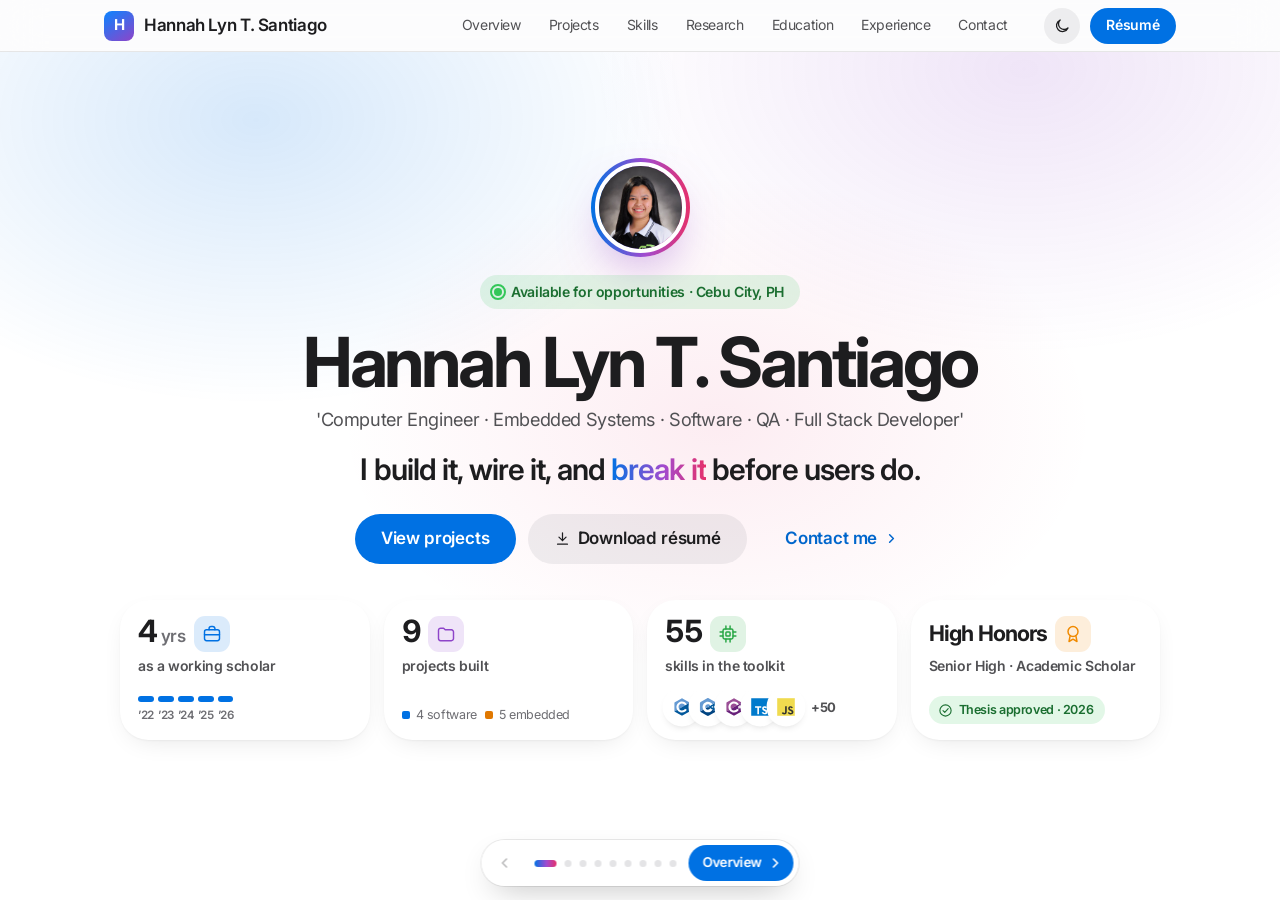
<file: index.html>
<!doctype html>
<html lang="en" data-theme="light">
<head>
  <meta charset="utf-8">
  <meta name="viewport" content="width=device-width, initial-scale=1, viewport-fit=cover">
  <title>Hannah Lyn Santiago | Computer Engineer Portfolio</title>
  <meta name="description" content="Hannah Lyn T. Santiago, Computer Engineer in Cebu City. Builds embedded systems, web, desktop and mobile apps, and tests them before users do. Projects, skills, experience and résumé.">
  <meta name="author" content="Hannah Lyn T. Santiago">
  <meta name="theme-color" content="#f5f5f7" media="(prefers-color-scheme: light)">
  <meta name="theme-color" content="#000000" media="(prefers-color-scheme: dark)">
  <meta name="apple-mobile-web-app-capable" content="yes">
  <meta name="apple-mobile-web-app-title" content="Hannah">
  <!-- Set your domain, then uncomment: <link rel="canonical" href="https://your-domain.com/"> -->

  <!-- Open Graph / social previews (use absolute URLs once your domain is live) -->
  <meta property="og:type" content="website">
  <meta property="og:title" content="Hannah Lyn Santiago | Computer Engineer Portfolio">
  <meta property="og:description" content="Embedded systems, software and QA. I build it, wire it, and break it before users do.">
  <meta property="og:image" content="assets/og-image.png">
  <meta property="og:image:width" content="1200">
  <meta property="og:image:height" content="630">
  <meta property="og:image:alt" content="Portfolio of Hannah Lyn T. Santiago, Computer Engineer">
  <meta name="twitter:card" content="summary_large_image">
  <meta name="twitter:title" content="Hannah Lyn Santiago | Computer Engineer Portfolio">
  <meta name="twitter:description" content="Embedded systems, software and QA. I build it, wire it, and break it before users do.">
  <meta name="twitter:image" content="assets/og-image.png">

  <link rel="icon" href="favicon.svg" type="image/svg+xml">
  <link rel="icon" href="assets/favicon-32.png" type="image/png" sizes="32x32">
  <link rel="apple-touch-icon" href="assets/apple-touch-icon.png">
  <link rel="manifest" href="site.webmanifest">

  <!-- Apple devices render San Francisco (the system font). Everyone else gets Inter,
       its closest match. JetBrains Mono is for the terminal. Loaded without blocking render. -->
  <link rel="preconnect" href="https://fonts.googleapis.com">
  <link rel="preconnect" href="https://fonts.gstatic.com" crossorigin>
  <link rel="stylesheet" href="https://fonts.googleapis.com/css2?family=Inter:wght@400;500;600;700;800&family=JetBrains+Mono:wght@400;500;600&display=swap" media="print" onload="this.media='all'">
  <noscript><link rel="stylesheet" href="https://fonts.googleapis.com/css2?family=Inter:wght@400;500;600;700;800&family=JetBrains+Mono:wght@400;500;600&display=swap"></noscript>

  <link rel="stylesheet" href="css/styles.css?v=20261021r">

  <!-- Theme follows the visitor's device (like iOS) unless they picked one. Runs before paint. -->
  <script>
    (function () {
      var t = null;
      try { t = localStorage.getItem('hos-theme'); } catch (e) {}
      document.documentElement.dataset.theme = t || (window.matchMedia('(prefers-color-scheme: dark)').matches ? 'dark' : 'light');
    })();
  </script>

  <script type="application/ld+json">
  {
    "@context": "https://schema.org",
    "@type": "Person",
    "name": "Hannah Lyn T. Santiago",
    "jobTitle": "Computer Engineer",
    "email": "mailto:santiagohannahlyn1126@gmail.com",
    "sameAs": ["https://www.linkedin.com/in/hannahlynsantiago/", "https://www.facebook.com/hannahlynsantiago26"],
    "address": { "@type": "PostalAddress", "addressLocality": "Cebu City", "addressCountry": "PH" },
    "alumniOf": { "@type": "CollegeOrUniversity", "name": "University of San Jose–Recoletos", "address": "Cebu City, Philippines" },
    "knowsAbout": ["Traffic Collision Investigation Research", "Embedded Systems", "ESP32", "PIC Microcontrollers", "FPGA", "PCB Design", "React", "Next.js", ".NET MAUI", "C#", "TypeScript", "Software Testing"]
  }
  </script>
</head>
<body>
  <a class="skip-link" href="#main">Skip to content</a>

  <!-- ===== Top navigation (frosted glass, like apple.com) ===== -->
  <header class="nav" id="nav">
    <div class="nav__in container">
      <a class="nav__brand" href="#top" title="Back to top">
        <span class="nav__logo" aria-hidden="true">H</span><span>Hannah Lyn T. Santiago</span>
      </a>
      <nav class="nav__links" aria-label="Sections">
        <a href="#overview" data-spy="overview">Overview</a>
        <a href="#projects" data-spy="projects">Projects</a>
        <a href="#skills" data-spy="skills">Skills</a>
        <a href="#research" data-spy="research">Research</a>
        <a href="#education" data-spy="education">Education</a>
        <a href="#experience" data-spy="experience">Experience</a>
        <a href="#contact" data-spy="contact">Contact</a>
      </nav>
      <span class="nav__progress" aria-hidden="true"></span>
      <div class="nav__actions">
        <button class="icon-btn" type="button" data-action="theme" aria-label="Switch theme"><span class="theme-ico"></span></button>
        <button class="btn btn--primary btn--sm" type="button" data-action="resume">Résumé</button>
      </div>
    </div>
  </header>

  <main id="main" class="deck">
    <!-- Each section is one "screen". With JS on, only one shows at a time (see pager in main.js). -->

    <!-- ===== Home ===== -->
    <section class="page hero" id="top" data-title="Home" aria-labelledby="hero-name">
      <div class="container hero__in">
        <div class="hero__avatar"><img src="assets/img/hannah.jpg" alt="Portrait of Hannah Lyn T. Santiago" width="120" height="120" data-photo></div>
        <p class="status-pill"><span class="pulse-dot"></span>Available for opportunities · Cebu City, PH</p>
        <h1 class="hero__name" id="hero-name">Hannah Lyn T. Santiago</h1>
        <p class="hero__role">'Computer Engineer · Embedded Systems · Software · QA · Full Stack Developer'</p>
        <p class="hero__tagline">I build it, wire it, and <span class="grad-text">break it</span> before users do.</p>
        <div class="hero__cta">
          <a class="btn btn--primary btn--lg" href="#projects">View projects</a>
          <a class="btn btn--tinted btn--lg" href="assets/resume/Hannah-Lyn-Santiago-Resume.pdf" download><span data-icon="download"></span>Download résumé</a>
          <a class="btn btn--plain btn--lg" href="#contact">Contact me <span data-icon="next"></span></a>
        </div>
        <div class="home-stats" id="home-stats"></div>
      </div>
    </section>

    <!-- ===== Overview ===== -->
    <section class="page section" id="overview" data-title="Overview" aria-labelledby="overview-title">
      <div class="container">
        <header class="sec-head">
          <p class="eyebrow">Overview</p>
          <h2 class="sec-title" id="overview-title">Hardware to software. <span class="muted">Tested before it ships.</span></h2>
        </header>
        <div class="ov">
          <div class="ov-left"><div class="ov-intro-host" id="ov-intro"></div><div class="marquee" id="ov-marquee"></div></div>
          <div class="why" id="why"></div>
        </div>
      </div>
    </section>

    <!-- ===== Projects ===== -->
    <section class="page section section--alt" id="projects" data-title="Projects" aria-labelledby="projects-title">
      <div class="container">
        <header class="sec-head sec-head--row">
          <div>
            <p class="eyebrow">Projects</p>
            <h2 class="sec-title" id="projects-title">Nine builds. <span class="muted">Real results.</span></h2>
          </div>
          <p class="sec-lead">Tap any project for the details.</p>
        </header>
        <div class="proj-bar">
          <div class="proj-filters" id="proj-filters"></div>
          <div class="proj-nav">
            <button class="icon-btn" type="button" data-proj-scroll="-1" aria-label="Previous project"><span data-icon="back"></span></button>
            <span class="proj-count" id="proj-count"></span>
            <button class="icon-btn" type="button" data-proj-scroll="1" aria-label="Next project"><span data-icon="next"></span></button>
          </div>
        </div>
        <div class="proj-grid pc-stage" id="proj-grid" role="group" aria-roledescription="carousel" aria-label="Projects"></div>
        <div class="proj-dots" id="proj-dots" aria-label="Choose a project"></div>
        <p class="sr-only" id="proj-live" aria-live="polite"></p>
      </div>
    </section>

    <!-- ===== Skills ===== -->
    <section class="page section" id="skills" data-title="Skills" aria-labelledby="skills-title">
      <div class="container">
        <header class="sec-head sec-head--row">
          <div>
            <p class="eyebrow">Skills</p>
            <h2 class="sec-title" id="skills-title">The toolkit. <span class="muted">Explore it your way.</span></h2>
          </div>
          <p class="sec-lead"></p>
        </header>
        <div class="sk-layout">
          <article class="sk-me" id="sk-me" aria-label="Profile"></article>
          <div class="sk-main" id="sk-main">
            <div class="sk-tools">
              <div class="sk-bar">
                <div class="sk-search">
                  <span data-icon="search"></span>
                  <input id="skill-q" type="search" placeholder="Search skills, e.g. ESP32, React, testing" aria-label="Search skills" autocomplete="off">
                </div>
                <form class="sk-search skm__add" autocomplete="off">
                  <span data-icon="layers"></span>
                  <label class="sr-only" for="skm-q">Add a tool to your stack</label>
                  <input id="skm-q" list="skm-list" placeholder="Add a tool, e.g. Python">
                  <button class="btn btn--primary btn--sm" type="submit"><span data-icon="check"></span>Add</button>
                  <datalist id="skm-list"></datalist>
                </form>
                <div class="seg sk-view" id="skill-view" role="group" aria-label="Skills view">
                  <button class="seg__btn" type="button" data-skill-view="orbit" aria-pressed="true"><span data-icon="sparkles"></span>Orbit</button>
                  <button class="seg__btn" type="button" data-skill-view="grid" aria-pressed="false"><span data-icon="grid"></span>Grid</button>
                  <button class="seg__btn" type="button" data-skill-view="match" aria-pressed="false"><span data-icon="checkCircle"></span>Stack check</button>
                </div>
              </div>
              <div class="seg-wrap"><div class="seg sk-tabs" id="skill-tabs" role="group" aria-label="Skill categories (tap again to show all)"></div></div>
            </div>
            <div class="sk-meta">
              <p class="sk-count" id="skill-count" aria-live="polite"></p>
              <label class="sk-toggle">
                <input type="checkbox" id="skill-used" role="switch">
                <span class="sk-toggle__track" aria-hidden="true"></span>
                <span>Used in projects</span>
              </label>
            </div>
            <div class="sk-stage">
              <div class="orbit-wrap" id="skill-orbit"></div>
              <div class="sk-bento" id="skill-groups" hidden></div>
              <article class="sk-match" id="sk-match" aria-labelledby="skm-title" hidden></article>
            </div>
          </div>
        </div>
      </div>
    </section>

    <!-- ===== Research (public-safe summary of the approved thesis) ===== -->
    <section class="page section section--alt rx-sec" id="research" data-title="Research" aria-labelledby="research-title">
      <div class="container" id="research-body"></div>
    </section>

    <!-- ===== Education (USJ-R) ===== -->
    <section class="page section edu-sec" id="education" data-title="Education" aria-labelledby="education-title">
      <div class="container" id="education-body"></div>
    </section>

    <!-- ===== Experience ===== -->
    <section class="page section section--alt" id="experience" data-title="Experience" aria-labelledby="experience-title">
      <div class="container">
        <header class="sec-head sec-head--row">
          <div>
            <p class="eyebrow">Experience</p>
            <h2 class="sec-title" id="experience-title">Four years of showing up.</h2>
          </div>
          <p class="sec-lead">READS Working Scholar | full-time engineering studies.</p>
        </header>
        <div class="exp" id="exp"></div>
      </div>
    </section>

    <!-- ===== Terminal playground ===== -->
    <section class="page section" id="playground" data-title="Playground" aria-labelledby="play-title">
      <div class="container">
        <header class="sec-head sec-head--row">
          <div>
            <p class="eyebrow">Playground</p>
            <h2 class="sec-title" id="play-title">Ask the portfolio.</h2>
          </div>
          <p class="sec-lead">Ask A Question!</p>
        </header>
        <div class="play">
          <aside class="qa" aria-label="Quick questions">
            <p class="qa__title"><span data-icon="message"></span>Quick questions</p>
            <div class="qa__list">
            <button class="qa__btn" type="button" data-term-cmd="about"><span data-icon="user"></span><span class="qa__txt"><b>Who is Hannah?</b><code>about</code></span></button>
            <button class="qa__btn" type="button" data-term-cmd="projects"><span data-icon="folder"></span><span class="qa__txt"><b>What has she built?</b><code>projects</code></span></button>
            <button class="qa__btn" type="button" data-term-cmd="skills"><span data-icon="cpu"></span><span class="qa__txt"><b>What are her skills?</b><code>skills</code></span></button>
            <button class="qa__btn" type="button" data-term-cmd="experience"><span data-icon="briefcase"></span><span class="qa__txt"><b>Where has she worked?</b><code>experience</code></span></button>
            <button class="qa__btn" type="button" data-term-cmd="education"><span data-icon="cap"></span><span class="qa__txt"><b>Where did she study?</b><code>education</code></span></button>
            <button class="qa__btn" type="button" data-term-cmd="research"><span data-icon="file"></span><span class="qa__txt"><b>What is her research?</b><code>research</code></span></button>
            <button class="qa__btn" type="button" data-term-cmd="contact"><span data-icon="mail"></span><span class="qa__txt"><b>How can I reach her?</b><code>contact</code></span></button>
            <button class="qa__btn" type="button" data-term-cmd="hire"><span data-icon="checkCircle"></span><span class="qa__txt"><b>Is she a good fit?</b><code>hire</code></span></button>
            </div>
            <p class="qa__hint">Want more? Type <code>help</code> in the console to see every command.</p>
          </aside>
          <div class="term-window">
            <div class="term-window__bar" aria-hidden="true"><span></span><span></span><span></span><b>Portfolio console</b></div>
            <div class="term-window__body" id="terminal"></div>
          </div>
        </div>
      </div>
    </section>

    <!-- ===== Contact ===== -->
    <section class="page section section--alt" id="contact" data-title="Contact" aria-labelledby="contact-title">
      <div class="container">
        <header class="sec-head sec-head--row">
          <div>
            <p class="eyebrow">Contact</p>
            <h2 class="sec-title" id="contact-title">Let's build something.</h2>
          </div>
          <p class="sec-lead">Open to opportunities. Email is the fastest way to reach me.</p>
        </header>
        <div class="contact" id="contact-body"></div>
        <footer class="footer">
          <div class="footer__in">
            <p>© 2026 Hannah Lyn T. Santiago · Cebu City, Philippines</p>
            <div class="footer__links">
              <a href="https://www.linkedin.com/in/hannahlynsantiago/" target="_blank" rel="noopener">LinkedIn</a>
              <a href="https://www.facebook.com/hannahlynsantiago26" target="_blank" rel="noopener">Facebook</a>
              <button type="button" data-action="bugs">bugs_i_fixed.txt</button>
              <a href="assets/resume/Hannah-Lyn-Santiago-Resume.pdf" download>Résumé PDF</a>
              <a href="#top">Back to top</a>
            </div>
          </div>
        </footer>
      </div>
    </section>
  </main>

  <!-- ===== Pager: dots + previous / next screen ===== -->
  <nav class="pager" id="pager" aria-label="Screens" hidden></nav>

  <!-- ===== iPhone-style tab bar (phones) ===== -->
  <nav class="tabbar" aria-label="Quick navigation">
    <a href="#top" data-spy="top"><span data-icon="user"></span>Home</a>
    <a href="#projects" data-spy="projects"><span data-icon="folder"></span>Projects</a>
    <a href="#skills" data-spy="skills"><span data-icon="cpu"></span>Skills</a>
    <a href="#experience" data-spy="experience"><span data-icon="briefcase"></span>Experience</a>
    <a href="#contact" data-spy="contact"><span data-icon="mail"></span>Contact</a>
  </nav>

  <!-- iOS sheet (project details, résumé, notes) -->
  <div class="sheet" id="sheet" hidden>
    <div class="sheet__backdrop" data-action="close-sheet"></div>
    <div class="sheet__panel" role="dialog" aria-modal="true" aria-labelledby="sheet-title" tabindex="-1">
      <div class="sheet__grab" aria-hidden="true"></div>
      <header class="sheet__head">
        <h2 class="sheet__title" id="sheet-title"></h2>
        <button class="sheet__close" type="button" data-action="close-sheet" aria-label="Close"><span data-icon="close"></span></button>
      </header>
      <div class="sheet__body" id="sheet-body"></div>
    </div>
  </div>

  <!-- Print-only résumé (Ctrl/Cmd + P gives a clean 1-page PDF) -->
  <div class="print-cv" id="print-cv" aria-hidden="true"></div>

  <div class="toasts" id="toasts" role="status" aria-live="polite"></div>
  <div class="tip" id="tip" role="tooltip" hidden></div>

  <script src="js/data.js?v=20261021r" defer></script>
  <script src="js/icons.js?v=20261021r" defer></script>
  <script src="js/core.js?v=20261021r" defer></script>
  <script src="js/resume.js?v=20261021r" defer></script>
  <script src="js/terminal.js?v=20261021r" defer></script>
  <script src="js/main.js?v=20261021r" defer></script>
</body>
</html>
</file>
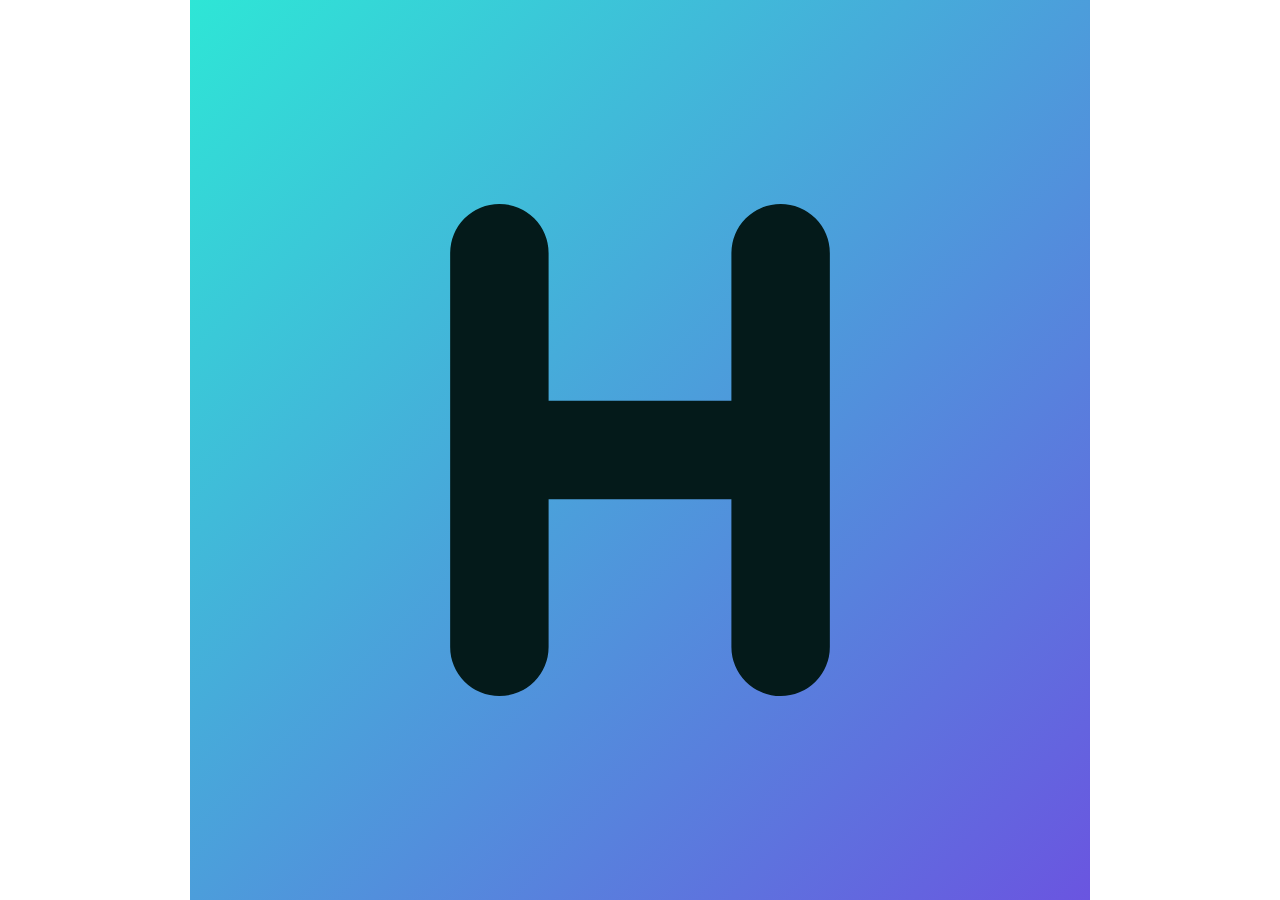
<file: tools/icon.html>
<!doctype html><html><head><meta charset="utf-8"><style>html,body{margin:0;width:100%;height:100%;background:transparent}svg{width:100%;height:100%;display:block}</style></head><body><svg xmlns="http://www.w3.org/2000/svg" viewBox="0 0 64 64">
<defs><linearGradient id="f" x1="0" y1="0" x2="1" y2="1"><stop offset="0" stop-color="#2ee6d6"/><stop offset="1" stop-color="#6a55e0"/></linearGradient></defs>
<rect width="64" height="64" rx="0" fill="url(#f)"/>
<path d="M22 18v28M42 18v28M22 32h20" stroke="#041a1a" stroke-width="7" stroke-linecap="round"/>
</svg></body></html>
</file>
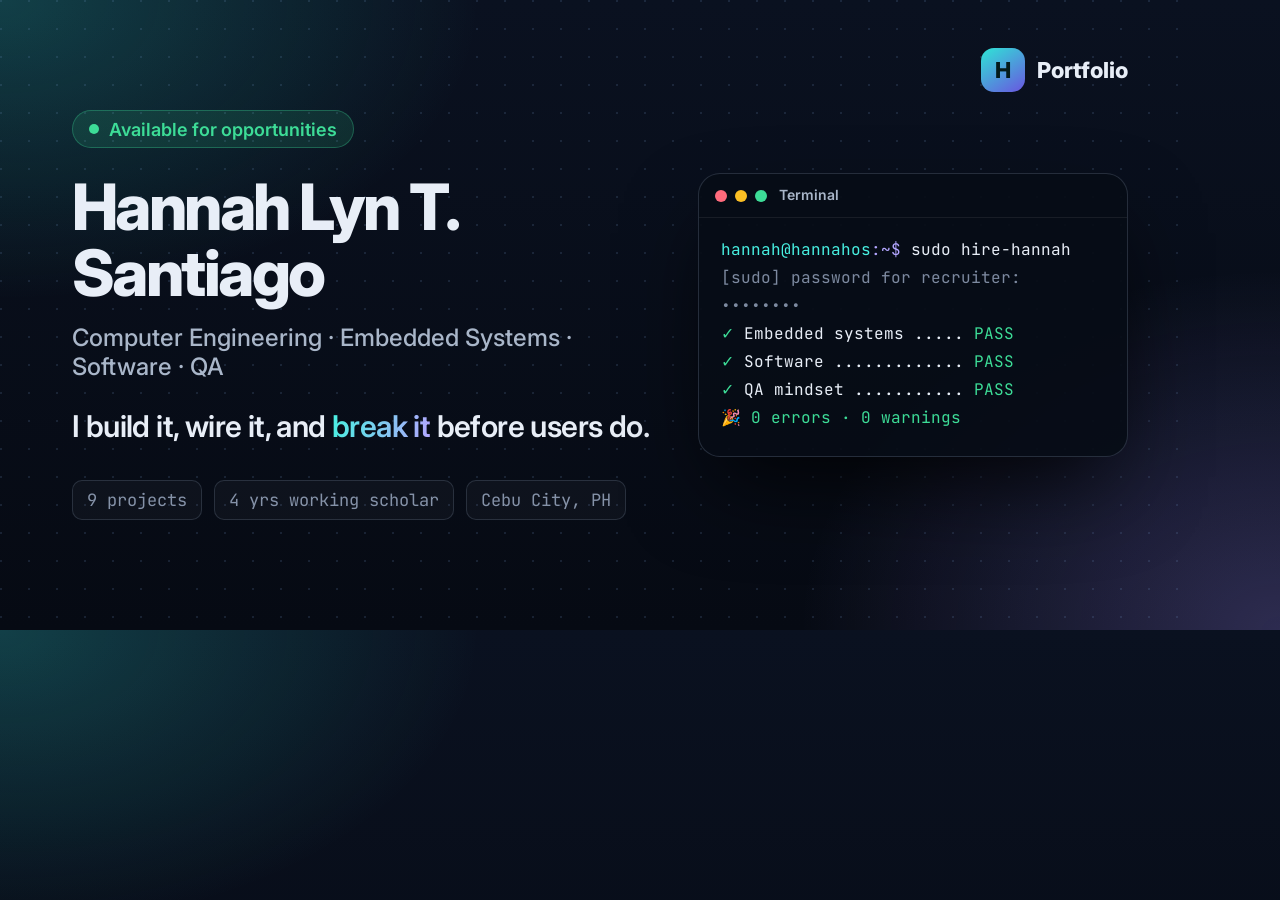
<file: tools/og.html>
<!doctype html><html><head><meta charset="utf-8">
<link href="https://fonts.googleapis.com/css2?family=Inter:wght@400;500;600;800&family=JetBrains+Mono:wght@500&display=swap" rel="stylesheet">
<style>
*{box-sizing:border-box;margin:0}body{width:1200px;height:630px;overflow:hidden;font-family:Inter,sans-serif;color:#e8eef7;
background:radial-gradient(800px 500px at 0% 0%,rgba(46,230,214,.22),transparent 60%),radial-gradient(800px 600px at 100% 100%,rgba(157,140,255,.26),transparent 60%),linear-gradient(180deg,#0a1120,#060a13);position:relative}
.grid{position:absolute;inset:0;background:radial-gradient(circle at 1px 1px,rgba(120,160,210,.16) 1px,transparent 0) 0 0/28px 28px}
.wrap{position:relative;display:grid;grid-template-columns:1fr 430px;gap:48px;align-items:center;height:100%;padding:0 72px}
.badge{display:inline-flex;align-items:center;gap:10px;height:38px;padding:0 16px;border-radius:999px;font-size:18px;font-weight:600;color:#3ddc97;background:rgba(61,220,151,.12);border:1px solid rgba(61,220,151,.3)}
.badge i{width:10px;height:10px;border-radius:50%;background:#3ddc97}
h1{margin-top:26px;font-size:64px;font-weight:800;letter-spacing:-.04em;line-height:1.02}
.role{margin-top:18px;font-size:24px;color:#a9b6c9;font-weight:500}
.tag{margin-top:26px;font-size:30px;font-weight:600;letter-spacing:-.02em;line-height:1.3}
.tag em{font-style:normal;background:linear-gradient(100deg,#48f0e1,#b3a6ff);-webkit-background-clip:text;color:transparent}
.foot{margin-top:34px;display:flex;gap:12px;font-family:'JetBrains Mono';font-size:17px;color:#8592a8}
.foot span{padding:8px 14px;border-radius:10px;border:1px solid rgba(160,180,210,.18);background:rgba(255,255,255,.03)}
.win{border-radius:22px;background:rgba(7,12,22,.92);border:1px solid rgba(160,180,210,.2);box-shadow:0 40px 90px -20px rgba(0,0,0,.8);overflow:hidden;font-family:'JetBrains Mono';font-size:16px;line-height:1.75}
.bar{height:44px;display:flex;align-items:center;gap:8px;padding:0 16px;border-bottom:1px solid rgba(255,255,255,.07);color:#a9b6c9;font-family:Inter;font-size:14px;font-weight:600}
.bar b{width:12px;height:12px;border-radius:50%}
.body{padding:18px 22px 24px}.p{color:#48f0e1}.v{color:#b3a6ff}.m{color:#7d8aa0}.ok{color:#3ddc97}
.logo{position:absolute;top:48px;right:72px;display:flex;align-items:center;gap:12px;font-weight:800;font-size:22px}
.logo span{width:44px;height:44px;border-radius:13px;display:grid;place-items:center;background:linear-gradient(145deg,#2ee6d6,#6a55e0);color:#041a1a;font-size:22px}
</style></head><body><div class="grid"></div>
<div class="logo"><span>H</span>Portfolio</div>
<div class="wrap"><div>
<div class="badge"><i></i>Available for opportunities</div>
<h1>Hannah Lyn T. Santiago</h1>
<p class="role">Computer Engineering · Embedded Systems · Software · QA</p>
<p class="tag">I build it, wire it, and <em>break it</em> before users do.</p>
<div class="foot"><span>9 projects</span><span>4 yrs working scholar</span><span>Cebu City, PH</span></div>
</div>
<div class="win"><div class="bar"><b style="background:#ff6b7d"></b><b style="background:#fbbf24"></b><b style="background:#3ddc97"></b>&nbsp;Terminal</div>
<div class="body"><div><span class="p">hannah@hannahos</span><span class="v">:~$</span> sudo hire-hannah</div>
<div class="m">[sudo] password for recruiter: ••••••••</div>
<div><span class="ok">✓</span> Embedded systems ..... <span class="ok">PASS</span></div>
<div><span class="ok">✓</span> Software ............. <span class="ok">PASS</span></div>
<div><span class="ok">✓</span> QA mindset ........... <span class="ok">PASS</span></div>
<div class="ok">🎉 0 errors · 0 warnings</div></div></div>
</div></body></html>
</file>
<file: css/styles.css>
/* ==========================================================================
   Hannah Lyn T. Santiago — Portfolio · iOS / Apple theme
   1. Tokens       5. Hero & overview   9. Contact & footer
   2. Base         6. Projects         10. Sheets, toasts, tooltip
   3. Components   7. Skills · Research 11. Responsive & tab bar
   4. Navigation   8. Experience & terminal   12. Motion · 13. Print
   ========================================================================== */

@property --dx { syntax: '<length>'; inherits: false; initial-value: 0px; }
@property --dy { syntax: '<length>'; inherits: false; initial-value: 0px; }

/* 1. TOKENS --------------------------------------------------------------- */
:root {
  /* San Francisco on Apple devices, Inter everywhere else */
  --font: -apple-system, BlinkMacSystemFont, 'SF Pro Text', 'SF Pro Display', 'Inter', 'Segoe UI', Roboto, 'Helvetica Neue', Arial, sans-serif;
  --mono: 'SF Mono', 'JetBrains Mono', ui-monospace, Menlo, Consolas, monospace;

  /* Light (iOS system colors, AA-contrast variants for text) */
  --bg: #f5f5f7;
  --bg-alt: #ffffff;
  --card: #ffffff;
  --card-2: #f5f5f7;
  --fill: rgba(120, 120, 128, 0.12);
  --fill-2: rgba(120, 120, 128, 0.2);
  --sep: rgba(0, 0, 0, 0.09);
  --text: #1d1d1f;
  --text-2: #515154;
  --text-3: #6e6e73;
  --accent: #0071e3;
  --accent-hover: #0077ed;
  --accent-text: #0066cc;
  --accent-soft: rgba(0, 113, 227, 0.1);
  --ok: #34c759;
  --ok-text: #1a6e30;
  --badge: #d70015;
  --glass: rgba(255, 255, 255, 0.72);
  --grad: linear-gradient(90deg, #0071e3 0%, #a24bcf 55%, #e5306b 100%);
  --shadow: 0 1px 2px rgba(0, 0, 0, 0.04), 0 8px 28px -12px rgba(0, 0, 0, 0.14);
  --shadow-hover: 0 2px 4px rgba(0, 0, 0, 0.04), 0 22px 44px -18px rgba(0, 0, 0, 0.24);
  --shadow-sheet: 0 -10px 60px -10px rgba(0, 0, 0, 0.25);
  --logo-tile: #ffffff;
  --logo-dark-tile: #ffffff;
  --tint-blue: #0071e3; --tint-green: #28a745; --tint-orange: #f08a00; --tint-purple: #8e44c9; --tint-pink: #e5306b;
  /* Chart series (validated for color-vision deficiency on each surface) */
  --chart-1: #0071e3; --chart-2: #e07800; --chart-track: rgba(120, 120, 128, 0.14);

  --r-sm: 10px; --r-md: 14px; --r-lg: 20px; --r-xl: 28px;
  --nav-h: 52px;
  --ease: cubic-bezier(0.22, 1, 0.36, 1);
  --spring: cubic-bezier(0.32, 1.32, 0.56, 1);
  color-scheme: light;
}

:root[data-theme='dark'] {
  --bg: #000000;
  --bg-alt: #0b0b0c;
  --card: #1c1c1e;
  --card-2: #2c2c2e;
  --fill: rgba(118, 118, 128, 0.24);
  --fill-2: rgba(118, 118, 128, 0.36);
  --sep: rgba(255, 255, 255, 0.1);
  --text: #f5f5f7;
  --text-2: #a1a1a6;
  --text-3: #98989d;
  --accent: #0071e3;
  --accent-hover: #147ce5;
  --accent-text: #2997ff;
  --accent-soft: rgba(41, 151, 255, 0.16);
  --ok: #30d158;
  --ok-text: #30d158;
  --badge: #d70015;
  --glass: rgba(22, 22, 23, 0.72);
  --grad: linear-gradient(90deg, #2997ff 0%, #bf5af2 55%, #ff375f 100%);
  --shadow: 0 0 0 1px rgba(255, 255, 255, 0.04);
  --shadow-hover: 0 0 0 1px rgba(255, 255, 255, 0.08), 0 22px 44px -18px rgba(0, 0, 0, 0.8);
  --shadow-sheet: 0 -10px 60px -10px rgba(0, 0, 0, 0.8);
  --logo-tile: #2c2c2e;
  --logo-dark-tile: #f5f5f7;
  --tint-blue: #0a84ff; --tint-green: #30d158; --tint-orange: #ff9f0a; --tint-purple: #bf5af2; --tint-pink: #ff375f;
  --chart-1: #0a84ff; --chart-2: #d97000; --chart-track: rgba(118, 118, 128, 0.24);
  color-scheme: dark;
}

/* 2. BASE ----------------------------------------------------------------- */
*, *::before, *::after { box-sizing: border-box; }
html {
  -webkit-text-size-adjust: 100%;
  scroll-behavior: smooth;
  scroll-padding-top: calc(var(--nav-h) + 12px);
}
html.has-sheet { overflow: hidden; }
body {
  margin: 0;
  font-family: var(--font);
  font-size: 17px;
  line-height: 1.47;
  letter-spacing: -0.022em;
  color: var(--text);
  background: var(--bg);
  -webkit-font-smoothing: antialiased;
  -moz-osx-font-smoothing: grayscale;
  overflow-x: hidden;
  transition: background-color 0.3s, color 0.3s;
}
h1, h2, h3, h4, h5, p, ul, ol, dl, dd, figure { margin: 0; }
ul, ol { padding: 0; list-style: none; }
img, svg { display: block; max-width: 100%; }
button, input, textarea { font: inherit; color: inherit; letter-spacing: inherit; }
button { cursor: pointer; background: none; border: 0; padding: 0; }
a { color: var(--accent-text); text-decoration: none; }
a:hover { text-decoration: underline; text-underline-offset: 3px; }
code, kbd, pre { font-family: var(--mono); }
code { font-size: 0.88em; padding: 2px 7px; border-radius: 7px; background: var(--fill); color: var(--text); letter-spacing: 0; }
/* No coding ligatures: keeps "C++" literal on screen and in the PDF text layer */
code, kbd, pre, .tag, .term, .cv__h { font-variant-ligatures: none; font-feature-settings: "liga" 0, "calt" 0; }
::selection { background: color-mix(in srgb, var(--accent) 28%, transparent); }
:focus { outline: none; }
:focus-visible { outline: 3px solid color-mix(in srgb, var(--accent) 70%, transparent); outline-offset: 3px; }
[hidden] { display: none !important; }

.ico { width: 18px; height: 18px; flex: none; }
[data-icon] { display: inline-flex; }
.sr-only {
  position: absolute !important; width: 1px; height: 1px; padding: 0; margin: -1px;
  overflow: hidden; clip: rect(0 0 0 0); white-space: nowrap; border: 0;
}
.skip-link {
  position: fixed; top: 10px; left: 10px; z-index: 9999; transform: translateY(-160%);
  padding: 10px 18px; border-radius: 999px; background: var(--accent); color: #fff; font-weight: 600; font-size: 15px;
  transition: transform 0.2s var(--ease);
}
.skip-link:focus-visible { transform: none; }
.container { width: 100%; max-width: 1120px; margin: 0 auto; padding: 0 24px; }
.muted { color: var(--text-3); }
.grad-text { background: var(--grad); -webkit-background-clip: text; background-clip: text; color: transparent; }

/* 3. COMPONENTS ----------------------------------------------------------- */
/* Buttons: iOS pill buttons */
.btn {
  --h: 44px;
  display: inline-flex; align-items: center; justify-content: center; gap: 7px;
  min-height: var(--h); padding: 0 22px; border-radius: 999px;
  font-size: 15px; font-weight: 600; letter-spacing: -0.01em; white-space: nowrap;
  transition: background-color 0.2s, color 0.2s, transform 0.15s var(--ease), box-shadow 0.2s;
  text-decoration: none !important; -webkit-tap-highlight-color: transparent;
}
.btn .ico { width: 17px; height: 17px; }
.btn:active { transform: scale(0.97); }
.btn--primary { background: var(--accent); color: #fff; }
.btn--primary:hover { background: var(--accent-hover); }
.btn--tinted { background: var(--fill); color: var(--text); }
.btn--tinted:hover { background: var(--fill-2); }
.btn--plain { padding: 0 6px; color: var(--accent-text); }
.btn--plain .ico { width: 15px; height: 15px; stroke-width: 2.4; }
.btn--plain:hover { text-decoration: underline !important; text-underline-offset: 3px; }
.btn--sm { --h: 36px; padding: 0 16px; font-size: 14px; }
.btn--lg { --h: 50px; padding: 0 26px; font-size: 17px; }
.btn--icon-only { width: var(--h); padding: 0; }
.icon-btn {
  display: grid; place-items: center; width: 36px; height: 36px; border-radius: 50%;
  color: var(--text); background: var(--fill); transition: background-color 0.2s;
}
.icon-btn:hover { background: var(--fill-2); }
.icon-btn .ico { width: 18px; height: 18px; }

/* Segmented control */
.seg {
  display: inline-flex; gap: 2px; padding: 3px; border-radius: 12px; background: var(--fill);
  max-width: 100%; overflow-x: auto; scrollbar-width: none;
}
.seg::-webkit-scrollbar { display: none; }
.seg__btn {
  flex: none; min-height: 36px; padding: 0 18px; border-radius: 9px;
  font-size: 14px; font-weight: 500; color: var(--text); white-space: nowrap;
  transition: background-color 0.25s var(--ease), box-shadow 0.25s, color 0.2s;
}
.seg__btn:hover { background: color-mix(in srgb, var(--card) 40%, transparent); }
.seg__btn[aria-selected='true'] { background: var(--card); font-weight: 600; box-shadow: 0 3px 8px rgba(0, 0, 0, 0.12), 0 1px 1px rgba(0, 0, 0, 0.04); }
:root[data-theme='dark'] .seg__btn[aria-selected='true'] { background: #636366; }
.seg-wrap { display: flex; justify-content: center; margin-bottom: 36px; }

/* Tags (logo + name) */
.tag {
  display: inline-flex; align-items: center; gap: 7px; min-height: 32px; padding: 0 12px 0 8px;
  border-radius: 999px; background: var(--fill); font-size: 13.5px; font-weight: 500; color: var(--text); white-space: nowrap;
}
.tag img, .tag .logo-glyph { width: 17px !important; height: 17px !important; border-radius: 4px; }
.tag .logo-glyph .ico { width: 15px; height: 15px; }
.tag.is-dark img { background: var(--logo-dark-tile); padding: 1px; }
.tag--plain { padding-left: 12px; }
button.tag { transition: background-color 0.2s; }
button.tag:hover { background: var(--fill-2); }
.tags { display: flex; flex-wrap: wrap; gap: 8px; }
.logo-glyph { display: inline-grid; place-items: center; color: var(--accent-text); }
.logo-glyph .ico { width: 62%; height: 62%; stroke-width: 1.7; }

.status-pill {
  display: inline-flex; align-items: center; gap: 9px; min-height: 34px; padding: 0 16px 0 14px;
  border-radius: 999px; background: color-mix(in srgb, var(--ok) 14%, transparent);
  color: var(--ok-text); font-size: 14px; font-weight: 600;
}
.pulse-dot { position: relative; width: 8px; height: 8px; border-radius: 50%; background: var(--ok); flex: none; }
.pulse-dot::after { content: ''; position: absolute; inset: -4px; border-radius: 50%; border: 2px solid var(--ok); animation: pulse 2.2s var(--ease) infinite; }
@keyframes pulse { 0% { transform: scale(0.5); opacity: 0.9; } 100% { transform: scale(1.7); opacity: 0; } }

/* iOS Settings-style tinted icon square */
.tile__icon {
  display: grid; place-items: center; width: 44px; height: 44px; border-radius: 12px; flex: none;
  color: #fff; background: var(--tint-blue);
}
.tile__icon .ico { width: 24px; height: 24px; stroke-width: 2; }
.tile__icon[data-tint='green'] { background: var(--tint-green); }
.tile__icon[data-tint='orange'] { background: var(--tint-orange); }
.tile__icon[data-tint='purple'] { background: var(--tint-purple); }
.tile__icon[data-tint='pink'] { background: var(--tint-pink); }

/* Inset grouped list (iOS Settings) */
.list { display: block; border-radius: var(--r-md); background: var(--card); overflow: hidden; }
.list__row { position: relative; display: flex; align-items: flex-start; gap: 12px; padding: 14px 16px; font-size: 16px; }
.list__row + .list__row::before { content: ''; position: absolute; top: 0; left: 46px; right: 0; height: 1px; background: var(--sep); }
.list__row > .ico { width: 22px; height: 22px; color: var(--ok); margin-top: 1px; }
.list__row--kv { align-items: center; }
.list__row--kv + .list__row--kv::before { left: 16px; }
.list__label { width: 76px; flex: none; font-size: 14px; color: var(--text-3); }
.list__row--kv a, .list__row--kv > span:not(.list__label) { flex: 1; min-width: 0; font-size: 15px; overflow: hidden; text-overflow: ellipsis; white-space: nowrap; }
.list__copy { display: grid; place-items: center; width: 36px; height: 36px; margin: -8px -6px -8px 0; border-radius: 50%; color: var(--accent-text); flex: none; }
.list__copy:hover { background: var(--fill); }
.list__copy .ico { width: 17px; height: 17px; }

/* Sections */
.section { padding: 112px 0; }
.section--alt { background: var(--bg-alt); }
.sec-head { max-width: 760px; margin: 0 auto 56px; text-align: center; }
.eyebrow { font-size: 19px; font-weight: 600; color: var(--accent-text); letter-spacing: -0.01em; margin-bottom: 10px; }
.sec-title { font-size: clamp(36px, 5.4vw, 60px); font-weight: 700; line-height: 1.06; letter-spacing: -0.035em; text-wrap: balance; }
.sec-lead { margin-top: 18px; font-size: 21px; line-height: 1.42; color: var(--text-2); letter-spacing: -0.018em; text-wrap: balance; }
.sub-title { margin: 56px 0 20px; font-size: 24px; font-weight: 700; letter-spacing: -0.025em; }
.empty { grid-column: 1 / -1; display: grid; justify-items: center; gap: 10px; padding: 48px 24px; text-align: center; color: var(--text-2); }
.empty .ico { width: 36px; height: 36px; color: var(--text-3); }

/* 4. NAVIGATION ----------------------------------------------------------- */
.nav {
  position: sticky; top: 0; z-index: 100; height: var(--nav-h);
  background: var(--glass); border-bottom: 1px solid transparent;
  backdrop-filter: saturate(180%) blur(20px); -webkit-backdrop-filter: saturate(180%) blur(20px);
  transition: border-color 0.3s, background-color 0.3s;
}
.nav.is-scrolled { border-bottom-color: var(--sep); }
.nav__in { display: flex; align-items: center; gap: 24px; height: 100%; }
.nav__brand { display: flex; align-items: center; gap: 10px; color: var(--text); font-size: 17px; font-weight: 600; text-decoration: none !important; }
.nav__logo {
  display: grid; place-items: center; width: 30px; height: 30px; border-radius: 8px;
  background: linear-gradient(145deg, #0a84ff, #8e44c9); color: #fff; font-size: 15px; font-weight: 700;
}
.nav__links { display: flex; gap: 4px; margin-left: auto; }
.nav__links a {
  display: inline-flex; align-items: center; min-height: 36px; padding: 0 12px; border-radius: 999px;
  font-size: 14px; color: var(--text-2); text-decoration: none; transition: color 0.2s, background-color 0.2s;
}
.nav__links a:hover { color: var(--text); }
.nav__links a[aria-current='true'] { color: var(--text); background: var(--fill); }
.nav__actions { display: flex; align-items: center; gap: 10px; }

/* 5. HERO & OVERVIEW ------------------------------------------------------ */
.hero { position: relative; padding: 88px 0 104px; text-align: center; background: var(--bg-alt); overflow: hidden; }
.hero::before {
  content: ''; position: absolute; inset: -40% -10% auto; height: 120%; pointer-events: none;
  background:
    radial-gradient(40% 40% at 25% 40%, color-mix(in srgb, var(--tint-blue) 16%, transparent), transparent 70%),
    radial-gradient(40% 40% at 75% 35%, color-mix(in srgb, var(--tint-purple) 14%, transparent), transparent 70%),
    radial-gradient(35% 35% at 55% 70%, color-mix(in srgb, var(--tint-pink) 9%, transparent), transparent 70%);
}
.hero__in { position: relative; display: flex; flex-direction: column; align-items: center; }
.hero__avatar {
  width: 120px; height: 120px; padding: 4px; border-radius: 50%; margin-bottom: 28px;
  background: var(--grad); box-shadow: 0 20px 50px -20px color-mix(in srgb, var(--tint-purple) 70%, transparent);
}
.hero__avatar img { width: 100%; height: 100%; border-radius: 50%; object-fit: cover; border: 4px solid var(--bg-alt); }
.hero__name { margin-top: 24px; font-size: clamp(44px, 7.4vw, 84px); font-weight: 700; line-height: 1.02; letter-spacing: -0.045em; text-wrap: balance; }
.hero__role { margin-top: 16px; font-size: clamp(17px, 2vw, 21px); color: var(--text-2); text-wrap: balance; }
.hero__tagline { margin-top: 26px; max-width: 820px; font-size: clamp(26px, 3.6vw, 40px); font-weight: 600; line-height: 1.15; letter-spacing: -0.03em; text-wrap: balance; }
.hero__cta { display: flex; flex-wrap: wrap; justify-content: center; align-items: center; gap: 12px; margin-top: 40px; }

/* Overview styles live in section 5b (after Education) */

/* 6. PROJECTS ------------------------------------------------------------- */
.proj-filters { display: flex; flex-wrap: wrap; justify-content: center; align-items: center; gap: 12px; margin-bottom: 36px; }
.filter-chip {
  display: inline-flex; align-items: center; gap: 8px; min-height: 40px; padding: 0 6px 0 12px; border-radius: 999px;
  background: var(--accent-soft); color: var(--accent-text); font-size: 14px; font-weight: 600;
}
.filter-chip img, .filter-chip .logo-glyph { width: 18px !important; height: 18px !important; }
.filter-chip button { display: grid; place-items: center; width: 30px; height: 30px; border-radius: 50%; color: var(--accent-text); }
.filter-chip button:hover { background: var(--accent-soft); }
.filter-chip button .ico { width: 15px; height: 15px; stroke-width: 2.4; }

.proj-grid { display: grid; grid-template-columns: repeat(3, 1fr); gap: 24px; }
.pcard {
  display: flex; flex-direction: column; text-align: left; border-radius: var(--r-xl); overflow: hidden;
  background: var(--card); box-shadow: var(--shadow);
  transition: transform 0.4s var(--ease), box-shadow 0.4s var(--ease);
  animation: rise 0.5s var(--ease) both; animation-delay: calc(var(--i, 0) * 45ms);
}
.section--alt .pcard { background: var(--card-2); }
:root[data-theme='dark'] .section--alt .pcard { background: var(--card); }
.pcard:hover { transform: translateY(-4px) scale(1.01); box-shadow: var(--shadow-hover); }
.pcard:active { transform: scale(0.985); }
.pcard__img { display: block; aspect-ratio: 16 / 10; overflow: hidden; background: var(--card-2); }
.pcard__img img { width: 100%; height: 100%; object-fit: cover; transition: transform 0.6s var(--ease); }
.pcard:hover .pcard__img img { transform: scale(1.04); }
.pcard__body { display: flex; flex-direction: column; gap: 8px; flex: 1; padding: 22px 24px; }
.pcard__eyebrow { font-size: 13px; font-weight: 600; color: var(--accent-text); }
.pcard__eyebrow[data-cat='embedded'], .ps__cat[data-cat='embedded'] { color: var(--ok-text); }
.pcard__title { font-size: 21px; font-weight: 700; line-height: 1.2; letter-spacing: -0.025em; }
.pcard__pitch { font-size: 15px; color: var(--text-2); line-height: 1.45; }
.pcard__foot { display: flex; align-items: center; justify-content: space-between; gap: 12px; margin-top: auto; padding-top: 12px; }
.pcard__logos { display: flex; align-items: center; gap: 6px; }
.pcard__more { display: inline-flex; align-items: center; gap: 2px; font-size: 15px; font-weight: 500; color: var(--accent-text); white-space: nowrap; }
.pcard__more .ico { width: 15px; height: 15px; stroke-width: 2.4; transition: transform 0.25s var(--ease); }
.pcard:hover .pcard__more .ico { transform: translateX(3px); }
.mini-logo { display: grid; place-items: center; width: 30px; height: 30px; border-radius: 8px; background: var(--fill); }
.mini-logo img, .mini-logo .logo-glyph { width: 18px !important; height: 18px !important; }
.mini-logo.is-dark { background: var(--logo-dark-tile); box-shadow: inset 0 0 0 1px var(--sep); }
.mini-more { font-size: 13px; color: var(--text-3); padding-left: 2px; }
@keyframes rise { from { opacity: 0; transform: translateY(16px); } to { opacity: 1; transform: none; } }

/* Project sheet (App Store style) */
.ps__head { display: flex; align-items: center; gap: 18px; }
.ps__icon { width: 96px; height: 96px; border-radius: 22px; object-fit: cover; flex: none; box-shadow: 0 0 0 1px var(--sep); }
.ps__id { min-width: 0; }
.ps__cat { font-size: 13px; font-weight: 600; color: var(--accent-text); }
.ps__title { margin-top: 2px; font-size: 24px; font-weight: 700; line-height: 1.15; letter-spacing: -0.03em; }
.ps__actions { display: flex; flex-wrap: wrap; gap: 8px; margin-top: 12px; }
.ps__pitch { margin-top: 22px; font-size: 19px; line-height: 1.42; letter-spacing: -0.02em; }
.ps__shot { width: 100%; height: auto; margin-top: 22px; border-radius: var(--r-lg); box-shadow: 0 0 0 1px var(--sep); }
.ps__h { margin: 28px 0 12px; font-size: 20px; font-weight: 700; letter-spacing: -0.025em; }
.list__next {
  display: flex; align-items: center; justify-content: space-between; gap: 12px; width: 100%; margin-top: 28px; padding: 16px;
  text-align: left; font-size: 16px; font-weight: 600; transition: background-color 0.2s;
}
.list__next:hover { background: var(--card-2); }
.list__next small { display: block; font-size: 13px; font-weight: 500; color: var(--text-3); }
.list__next .ico { color: var(--text-3); }

/* Real screenshots on cards */
.pcard__img--shot img { object-position: left top; }
.ps__client { display: flex; align-items: center; gap: 8px; margin-top: 12px; font-size: 14px; color: var(--text-2); }
.ps__client .ico { width: 16px; height: 16px; color: var(--text-3); }

/* Screenshot carousel (App Store style) */

/* "How it works" steps + feature grid */
.flow { display: grid; grid-template-columns: repeat(4, 1fr); gap: 10px; counter-reset: none; }
.flow__step { display: flex; flex-direction: column; gap: 4px; padding: 16px; border-radius: var(--r-md); background: var(--card); }
.flow__n { display: grid; place-items: center; width: 26px; height: 26px; margin-bottom: 6px; border-radius: 50%; background: var(--accent); color: #fff; font-size: 13px; font-weight: 700; }
.flow__step b { font-size: 15px; }
.flow__step span:last-child { font-size: 13.5px; color: var(--text-2); line-height: 1.4; }
.feats { display: grid; grid-template-columns: repeat(2, 1fr); gap: 8px; }
.feats li { display: flex; align-items: center; gap: 10px; padding: 12px 14px; border-radius: 12px; background: var(--card); font-size: 14.5px; font-weight: 500; }
.feats .ico { width: 20px; height: 20px; color: var(--accent-text); }
:root[data-theme='dark'] .flow__step, :root[data-theme='dark'] .feats li { background: #2c2c2e; }
.ps__note { display: flex; gap: 8px; align-items: flex-start; margin-top: 24px; font-size: 13px; color: var(--text-3); }
.ps__note .ico { width: 15px; height: 15px; margin-top: 2px; }
@media (max-width: 767px) {
  
  
  
  
  .flow { grid-template-columns: 1fr 1fr; }
  .feats { grid-template-columns: 1fr; }
}

/* 7. SKILLS --------------------------------------------------------------- */
/* Toolbar: search + "used in projects" switch */
.sk-tools { max-width: 1000px; margin: 0 auto; }
.sk-bar { display: flex; align-items: center; gap: 12px 20px; margin-bottom: 14px; }
.sk-search { position: relative; flex: 1 1 auto; min-width: 0; }
.sk-search > [data-icon] { position: absolute; left: 16px; top: 0; bottom: 0; display: flex; align-items: center; color: var(--text-3); pointer-events: none; }
.sk-search input {
  width: 100%; min-height: 48px; padding: 0 16px 0 46px; border-radius: 14px; border: 0;
  background: var(--fill); font-size: 16px; transition: background-color 0.2s, box-shadow 0.2s;
}
.sk-search input:focus-visible { outline: none; background: var(--card); box-shadow: 0 0 0 3px color-mix(in srgb, var(--accent) 45%, transparent); }
.sk-toggle { display: inline-flex; align-items: center; gap: 10px; min-height: 44px; font-size: 15px; font-weight: 500; cursor: pointer; user-select: none; }
.sk-toggle input { position: absolute; opacity: 0; width: 1px; height: 1px; }
.sk-toggle__track { position: relative; width: 51px; height: 31px; border-radius: 999px; background: var(--fill-2); transition: background-color 0.25s; flex: none; }
.sk-toggle__track::after {
  content: ''; position: absolute; top: 2px; left: 2px; width: 27px; height: 27px; border-radius: 50%; background: #fff;
  box-shadow: 0 3px 8px rgba(0, 0, 0, 0.15), 0 1px 1px rgba(0, 0, 0, 0.16); transition: transform 0.3s var(--spring);
}
.sk-toggle input:checked + .sk-toggle__track { background: var(--ok); }
.sk-toggle input:checked + .sk-toggle__track::after { transform: translateX(20px); }
.sk-toggle input:focus-visible + .sk-toggle__track { outline: 3px solid color-mix(in srgb, var(--accent) 70%, transparent); outline-offset: 3px; }
.sk-count { margin: -16px 0 24px; text-align: center; font-size: 14px; color: var(--text-3); }
#skills .seg-wrap { margin-bottom: 16px; }
.sk-tabs { display: flex; width: 100%; }
.sk-tabs .seg__btn { flex: 1 0 auto; padding: 0 14px; }
.sk-toggle { flex: none; }

/* Bento of category cards */
.sk-bento { display: grid; grid-template-columns: repeat(2, minmax(0, 1fr)); gap: 20px; align-items: stretch; }
.sk-card { padding: 24px; border-radius: var(--r-xl); background: var(--card); box-shadow: var(--shadow); animation: rise 0.45s var(--ease) both; }
.sk-card--wide { grid-column: 1 / -1; }
.sk-card__head { display: flex; align-items: center; gap: 14px; margin-bottom: 20px; }
.sk-card__head h3 { font-size: 20px; font-weight: 700; letter-spacing: -0.025em; line-height: 1.2; }
.sk-card__head p { font-size: 13.5px; color: var(--text-3); }
.sk-card .skill-grid { grid-template-columns: repeat(auto-fill, minmax(96px, 1fr)); gap: 18px 8px; }
.sk-card--wide .skill-grid { grid-template-columns: repeat(auto-fill, minmax(84px, 1fr)); }
.sk-empty { grid-column: 1 / -1; }
.skill[hidden] { display: none !important; }

/* Skill detail sheet */
.skd__head { display: flex; align-items: center; gap: 18px; }
.skd__logo { animation: none; padding: 0; pointer-events: none; }
.skd__logo .skill__icon { width: 92px; height: 92px; border-radius: 22px; }
.skd__logo .skill__icon img, .skd__logo .skill__icon .logo-glyph { width: 60px !important; height: 60px !important; }
.skd__sum { margin-top: 4px; font-size: 15px; color: var(--text-2); }
.skd__proj { position: relative; display: flex; align-items: center; gap: 14px; width: 100%; padding: 12px 14px; text-align: left; transition: background-color 0.2s; }
.skd__proj + .skd__proj::before { content: ''; position: absolute; top: 0; left: 100px; right: 0; height: 1px; background: var(--sep); }
.skd__proj:hover { background: var(--fill); }
.skd__proj img { width: 72px; height: 45px; border-radius: 8px; object-fit: cover; flex: none; box-shadow: 0 0 0 1px var(--sep); }
.skd__proj > span { flex: 1; min-width: 0; }
.skd__proj b { display: block; font-size: 15px; font-weight: 600; }
.skd__proj small { display: block; font-size: 13px; color: var(--text-3); overflow: hidden; text-overflow: ellipsis; white-space: nowrap; }
.skd__proj > .ico { color: var(--text-3); }
.skd__note { display: flex; gap: 8px; margin-top: 12px; font-size: 14px; color: var(--text-2); }
.skd__note .ico { width: 16px; height: 16px; margin-top: 3px; color: var(--text-3); }
.skd__actions { display: flex; flex-wrap: wrap; gap: 8px; margin-top: 24px; }
@media (max-width: 767px) {
  .sk-bar { flex-wrap: wrap; gap: 10px 12px; }
  .sk-search { flex: 1 1 100%; }
  .sk-toggle { margin-right: auto; }
  .sk-toggle { font-size: 14px; gap: 8px; }
  .sk-view .seg__btn { padding: 0 11px; }
  .sk-tabs .seg__btn { flex: none; }
  .sk-bento { grid-template-columns: 1fr; gap: 14px; }
  .sk-card { padding: 20px 14px; }
  .sk-card .skill-grid { grid-template-columns: repeat(4, 1fr); gap: 18px 4px; }
  .skd__logo .skill__icon { width: 76px; height: 76px; }
}
.skill-group + .skill-group { margin-top: 48px; }
.skill-group__title { display: flex; align-items: center; gap: 10px; margin-bottom: 20px; font-size: 21px; font-weight: 700; letter-spacing: -0.025em; }
.skill-group__title .ico { width: 22px; height: 22px; color: var(--accent-text); }
.skill-group__title span { font-size: 15px; font-weight: 500; color: var(--text-3); }
.skill-grid { display: grid; grid-template-columns: repeat(auto-fill, minmax(108px, 1fr)); gap: 24px 12px; }
.skill {
  --brand: var(--accent);
  display: flex; flex-direction: column; align-items: center; gap: 10px; padding: 6px 4px; border-radius: var(--r-md);
  text-align: center; -webkit-tap-highlight-color: transparent;
  animation: rise 0.45s var(--ease) both; animation-delay: calc(var(--i, 0) * 25ms);
}
/* App-icon style tile */
.skill__icon {
  position: relative; display: grid; place-items: center; width: 68px; height: 68px; border-radius: 16px;
  background: var(--logo-tile); box-shadow: 0 1px 2px rgba(0, 0, 0, 0.06), 0 6px 16px -8px rgba(0, 0, 0, 0.2), inset 0 0 0 1px var(--sep);
  transition: transform 0.35s var(--spring), box-shadow 0.3s;
}
.skill__icon img { width: 44px; height: 44px; object-fit: contain; }
.skill__icon .logo-glyph { width: 44px !important; height: 44px !important; }
.skill.is-dark .skill__icon { background: var(--logo-dark-tile); }
.skill.is-glyph .skill__icon { background: linear-gradient(160deg, color-mix(in srgb, var(--accent) 16%, var(--logo-tile)), var(--logo-tile)); }
.skill__badge {
  position: absolute; top: -7px; right: -7px; min-width: 22px; height: 22px; padding: 0 6px; border-radius: 999px;
  display: grid; place-items: center; background: var(--badge); color: #fff; font-size: 12px; font-weight: 700; letter-spacing: 0;
  box-shadow: 0 0 0 2px var(--bg);
}
.skill__name { font-size: 13px; font-weight: 500; line-height: 1.25; color: var(--text); }
.skill:hover .skill__icon, .skill:focus-visible .skill__icon {
  transform: translateY(-5px) scale(1.06);
  box-shadow: 0 0 0 1px color-mix(in srgb, var(--brand) 45%, transparent), 0 14px 30px -10px color-mix(in srgb, var(--brand) 70%, transparent);
}
.skill:active .skill__icon { transform: scale(0.94); }
.skill:focus-visible { outline-offset: 0; }

/* Skill lab: profile card + stack matcher */
.sk-lab { display: grid; grid-template-columns: minmax(0, 1fr) minmax(0, 1fr); gap: 20px; margin-bottom: 40px; }
.sk-match { display: flex; flex-direction: column; }
.sk-me, .sk-match { padding: 28px; border-radius: var(--r-xl); background: var(--card); box-shadow: var(--shadow); min-width: 0; }
.sk-me__top { display: flex; align-items: center; gap: 20px; }
.sk-me__id { min-width: 0; }
.sk-me__id h3 { margin-top: 2px; font-size: 24px; font-weight: 700; letter-spacing: -0.03em; line-height: 1.15; }
.sk-me__id p { font-size: 14.5px; color: var(--text-2); }
.sk-me__status { display: flex; align-items: center; gap: 8px; margin-top: 6px; color: var(--ok-text) !important; font-weight: 600; font-size: 13.5px !important; }

/* Flip portrait: tap (or hover) to see the second photo */
.flip { position: relative; flex: none; width: 112px; height: 112px; padding: 3px; border-radius: 50%; background: var(--grad); perspective: 600px; }
.flip__in { position: relative; display: block; width: 100%; height: 100%; transform-style: preserve-3d; transition: transform 0.7s var(--spring); }
.flip__face { position: absolute; inset: 0; width: 100%; height: 100%; border-radius: 50%; object-fit: cover; border: 3px solid var(--card); backface-visibility: hidden; -webkit-backface-visibility: hidden; }
.flip__back { transform: rotateY(180deg); }
.flip[aria-pressed='true'] .flip__in { transform: rotateY(180deg); }
@media (hover: hover) { .flip:hover .flip__in { transform: rotateY(180deg); } .flip[aria-pressed='true']:hover .flip__in { transform: none; } }
.flip__hint { position: absolute; right: 0; bottom: 2px; display: grid; place-items: center; width: 30px; height: 30px; border-radius: 50%; background: var(--card); color: var(--accent-text); box-shadow: 0 2px 8px rgba(0, 0, 0, 0.18); }
.flip__hint .ico { width: 15px; height: 15px; stroke-width: 2.4; }

.sk-me__nums { display: grid; grid-template-columns: repeat(3, 1fr); gap: 8px; margin: 22px 0 0; }
.sk-me__nums div { display: flex; flex-direction: column; padding: 12px 14px; border-radius: var(--r-md); background: var(--fill); }
.sk-me__nums dd { margin: 0; font-size: 28px; font-weight: 700; letter-spacing: -0.04em; line-height: 1.1; font-variant-numeric: tabular-nums; }
.sk-me__nums dt { font-size: 13px; color: var(--text-3); }
.sk-me__h { margin: 24px 0 0; font-size: 17px; font-weight: 700; letter-spacing: -0.02em; }
.sk-me__h small { display: block; font-size: 13px; font-weight: 400; color: var(--text-3); }

/* Radar (single series → no legend; keys below double as the data table) */
.radar { width: 100%; max-width: 420px; height: auto; margin: 4px auto 0; overflow: visible; }
.radar__ring { fill: none; stroke: var(--sep); stroke-width: 1; }
.radar__spoke { stroke: var(--sep); stroke-width: 1; }
.radar__shape { fill: color-mix(in srgb, var(--chart-1) 16%, transparent); stroke: var(--chart-1); stroke-width: 2; stroke-linejoin: round; }
.radar__dot { fill: var(--chart-1); stroke: var(--card); stroke-width: 2; transition: r 0.2s var(--ease); }
.radar__dot.is-hot { r: 7; }
.radar__label { font-size: 12.5px; font-weight: 500; fill: var(--text-2); letter-spacing: -0.01em; transition: fill 0.2s; }
.radar__label.is-hot { fill: var(--accent-text); font-weight: 700; }
.radar__keys { display: grid; grid-template-columns: repeat(auto-fill, minmax(150px, 1fr)); gap: 6px; margin-top: 8px; }
.radar__key { display: flex; justify-content: space-between; align-items: center; gap: 8px; min-height: 36px; padding: 0 12px; border-radius: 10px; background: var(--fill); font-size: 13px; text-align: left; transition: background-color 0.2s; }
.radar__key:hover { background: var(--accent-soft); }
.radar__key span { min-width: 0; overflow: hidden; text-overflow: ellipsis; white-space: nowrap; }
.radar__key b { font-variant-numeric: tabular-nums; color: var(--text-2); }
.sk-me__soft { display: flex; flex-wrap: wrap; align-items: center; gap: 6px; margin-top: 18px; }
.sk-me__soft > b { width: 100%; font-size: 13px; color: var(--text-3); font-weight: 600; }

.skm__head { display: flex; align-items: center; gap: 14px; }
.skm__head h3 { font-size: 21px; font-weight: 700; letter-spacing: -0.025em; line-height: 1.2; }
.skm__head p { font-size: 14.5px; color: var(--text-2); }
.skm__presets { display: grid; grid-template-columns: repeat(2, 1fr); gap: 8px; margin-top: 20px; }
.skm__preset { display: flex; align-items: center; gap: 8px; min-height: 44px; padding: 0 14px; border-radius: 12px; background: var(--fill); font-size: 14px; font-weight: 600; text-align: left; transition: background-color 0.2s, transform 0.15s; }
.skm__preset .ico { color: var(--accent-text); }
.skm__preset:hover { background: var(--accent-soft); }
.skm__preset:active { transform: scale(0.97); }
.skm__add { display: flex; gap: 8px; margin-top: 12px; }
.skm__add input { flex: 1; min-width: 0; min-height: 44px; padding: 0 14px; border: 0; border-radius: 12px; background: var(--fill); font-size: 16px; }
.skm__add input:focus-visible { outline: none; box-shadow: 0 0 0 3px color-mix(in srgb, var(--accent) 45%, transparent); }
.skm__add .btn { --h: 44px; }
.skm__tray { display: flex; flex-wrap: wrap; align-items: center; gap: 6px; margin-top: 14px; min-height: 8px; }
.skm__chip { padding-right: 4px; animation: rise 0.3s var(--ease) both; }
.skm__chip button { display: grid; place-items: center; width: 24px; height: 24px; border-radius: 50%; color: var(--text-3); }
.skm__chip button:hover { background: var(--fill-2); color: var(--text); }
.skm__chip button .ico { width: 13px; height: 13px; stroke-width: 2.6; }
.skm__result { display: flex; flex-direction: column; flex: 1; margin-top: 16px; }
.skm__empty { flex: 1; display: flex; flex-direction: column; align-items: center; justify-content: center; gap: 8px; padding: 36px 16px; border-radius: var(--r-md); border: 1.5px dashed var(--sep); color: var(--text-3); font-size: 14.5px; text-align: center; }
.skm__empty .ico { width: 30px; height: 30px; }
.skm__score { display: flex; align-items: center; gap: 16px; padding: 16px; border-radius: var(--r-md); background: var(--fill); }
.skm__score > div { display: flex; flex-direction: column; gap: 8px; min-width: 0; }
.skm__score > div > b { font-size: 16px; line-height: 1.3; }
.skm__score > div > span { display: flex; gap: 4px; }
.skm__ring {
  --p: 0; flex: none; display: grid; place-items: center; width: 64px; height: 64px; border-radius: 50%;
  background: radial-gradient(closest-side, var(--card) 76%, transparent 78%), conic-gradient(var(--ok) calc(var(--p) * 1%), var(--fill-2) 0);
}
.skm__ring b { font-size: 16px; font-variant-numeric: tabular-nums; }
.skm__pip { width: 22px; height: 8px; border-radius: 4px; background: var(--fill-2); }
.skm__pip.is-on { background: var(--ok); }
.sk-match .ps__h { margin: 20px 0 10px; font-size: 17px; }
.sk-match .list { background: var(--fill); }

/* View switch (Orbit / Grid) */
.sk-view { flex: none; }
.sk-view .seg__btn { display: inline-flex; align-items: center; gap: 6px; }
.sk-view .seg__btn .ico { width: 16px; height: 16px; }
.seg__btn[aria-pressed='true'] { background: var(--card); font-weight: 600; box-shadow: 0 3px 8px rgba(0, 0, 0, 0.12), 0 1px 1px rgba(0, 0, 0, 0.04); }
:root[data-theme='dark'] .seg__btn[aria-pressed='true'] { background: #636366; }

/* Orbit: rings spin slowly; logos stay upright; hover or focus pauses */
.orbit-wrap { display: flex; flex-direction: column; align-items: center; }
.orbit { position: relative; width: min(100%, 640px); aspect-ratio: 1; container-type: inline-size; }
.orbit { touch-action: pan-y; cursor: grab; user-select: none; -webkit-user-select: none; }
.orbit.is-grabbing { cursor: grabbing; }
.orbit__ring { position: absolute; inset: 0; pointer-events: none; }
.orbit__ring::before { content: ''; position: absolute; inset: calc(50% - var(--r)); border-radius: 50%; border: 1px dashed color-mix(in srgb, var(--text-3) 40%, transparent); }
.orb {
  --s: clamp(32px, 7.4cqw, 48px);
  position: absolute; left: 50%; top: 50%; width: var(--s); height: var(--s); margin: calc(var(--s) / -2) 0 0 calc(var(--s) / -2); border-radius: 30%;
  transform: rotate(calc(var(--a) + var(--rot, 0deg))) translateX(var(--r)) rotate(calc((var(--a) + var(--rot, 0deg)) * -1)) translate(var(--dx), var(--dy));
  transition: opacity 0.3s, filter 0.3s, --dx 0.7s var(--spring), --dy 0.7s var(--spring);
  pointer-events: auto; cursor: grab; touch-action: pan-y;
}
.orb__in {
  display: grid; place-items: center; width: 100%; height: 100%; border-radius: inherit; background: var(--logo-tile);
  box-shadow: 0 1px 2px rgba(0, 0, 0, 0.06), 0 6px 14px -8px rgba(0, 0, 0, 0.3), inset 0 0 0 1px var(--sep);
  transition: box-shadow 0.25s, scale 0.3s var(--spring), rotate 0.3s var(--spring);
}
.orb__in img, .orb__in .logo-glyph { width: 64% !important; height: 64% !important; object-fit: contain; }
.orb.is-dark .orb__in { background: var(--logo-dark-tile); }
.orb.is-glyph .orb__in { background: linear-gradient(160deg, color-mix(in srgb, var(--accent) 16%, var(--logo-tile)), var(--logo-tile)); }
.orb:hover .orb__in, .orb:focus-visible .orb__in { scale: 1.25; box-shadow: 0 0 0 2px color-mix(in srgb, var(--brand) 60%, transparent), 0 12px 26px -8px color-mix(in srgb, var(--brand) 75%, transparent); }
.orb:hover, .orb:focus-visible { z-index: 2; }
.orb.is-held { z-index: 5; transition: opacity 0.3s, filter 0.3s; cursor: grabbing; }
.orb.is-held .orb__in { scale: 1.35; rotate: -8deg; box-shadow: 0 0 0 2px color-mix(in srgb, var(--brand) 70%, transparent), 0 24px 40px -10px color-mix(in srgb, var(--brand) 80%, transparent); }
.orbit__legend .ico { width: 14px; height: 14px; }
.orb:focus-visible { outline: none; }
.orb.is-dim { opacity: 0.16; filter: grayscale(1); pointer-events: none; }
.orbit__core {
  pointer-events: none;
  position: absolute; left: 50%; top: 50%; width: 22cqw; height: 22cqw; transform: translate(-50%, -50%);
  border-radius: 50%;
  background: var(--grad); box-shadow: 0 20px 50px -20px color-mix(in srgb, var(--tint-purple) 70%, transparent);
}
.orbit__core img { position: absolute; inset: 3px; width: calc(100% - 6px); height: calc(100% - 6px); border-radius: 50%; object-fit: cover; border: 3px solid var(--bg); }
.orbit__legend { display: flex; flex-wrap: wrap; justify-content: center; gap: 6px 22px; margin-top: 16px; font-size: 13.5px; color: var(--text-3); text-align: center; }
.orbit__legend span { display: inline-flex; align-items: center; gap: 8px; }
.orbit__dot { width: 10px; height: 10px; border-radius: 50%; background: var(--grad); }
@keyframes spin { to { transform: rotate(360deg); } }

@media (max-width: 1023px) { .sk-lab { grid-template-columns: minmax(0, 1fr); } }
@media (max-width: 767px) {
  .sk-lab { gap: 14px; margin-bottom: 28px; }
  .sk-me, .sk-match { padding: 20px 16px; }
  .flip { width: 92px; height: 92px; }
  .sk-me__top { gap: 14px; }
  .sk-me__id h3 { font-size: 20px; }
  .skm__presets { grid-template-columns: 1fr 1fr; }
  .skm__preset { font-size: 13px; padding: 0 10px; }
}

/* RESEARCH (follows light / dark) ----------------------------------------- */
.rx-sec { position: relative; overflow: hidden; }
.rx-sec::before {
  content: ''; position: absolute; inset: 0; pointer-events: none;
  background:
    radial-gradient(40% 30% at 15% 8%, color-mix(in srgb, var(--tint-blue) 22%, transparent), transparent 70%),
    radial-gradient(35% 30% at 90% 30%, color-mix(in srgb, var(--chart-2) 16%, transparent), transparent 70%);
}
.rx-sec > .container { position: relative; }
/* On the white "alt" band in light mode, cards sit on a soft gray */

/* Consensus bars: one hue (magnitude), 4px rounded data end, value labels in text ink */

/* Grouped bars: two CVD-safe series, legend + direct labels, 2px gap between pair */

@keyframes grow { from { transform: scaleX(0); } }

.rx-privacy { display: flex; gap: 10px; align-items: flex-start; max-width: 760px; margin: 40px auto 0; padding: 14px 18px; border-radius: var(--r-md); background: var(--fill); font-size: 13.5px; color: var(--text-2); }
.rx-privacy .ico { width: 16px; height: 16px; margin-top: 2px; color: var(--ok); }

@media (max-width: 767px) {
  
  
  
  
  
  
  
  #research .seg__btn { padding: 0 13px; }
  
  
  
}

/* EDUCATION (USJ-R green & gold) ------------------------------------------ */
.edu-sec {
  --usjr-green: #0a6b3b; --usjr-deep: #032d18; --usjr-gold: #f5c518; --usjr-gold-2: #ffdf6b;
  position: relative; overflow: hidden;
}
.edu-sec::before {
  content: ''; position: absolute; inset: 0; pointer-events: none;
  background:
    radial-gradient(38% 30% at 12% 10%, color-mix(in srgb, var(--usjr-green) 14%, transparent), transparent 70%),
    radial-gradient(30% 26% at 88% 22%, color-mix(in srgb, var(--usjr-gold) 14%, transparent), transparent 70%);
}
.edu-sec > .container { position: relative; }
.edu-sec .eyebrow { color: var(--usjr-green); }
:root[data-theme='dark'] .edu-sec .eyebrow { color: var(--usjr-gold); }

/* Campus card: deep green panel, photo fading in on the right, crest, glass stats */
.campus {
  position: relative; isolation: isolate; overflow: hidden; display: flex; flex-direction: column; justify-content: space-between;
  min-height: 540px; border-radius: 32px; color: #fff; background: var(--usjr-deep);
  box-shadow: 0 50px 90px -45px rgba(3, 45, 24, 0.75), 0 0 0 1px rgba(245, 197, 24, 0.18);
  transform: perspective(1400px) rotateX(var(--rx, 0deg)) rotateY(var(--ry, 0deg));
  transition: transform 0.6s var(--ease);
  will-change: transform;
}
.campus:hover { transition-duration: 0.15s; }
.campus__bg {
  position: absolute; top: -3%; right: -3%; z-index: -2; width: 66%; height: 106%; object-fit: cover; object-position: 40% 40%;
  transform: translate(var(--tx, 0px), var(--ty, 0px)) scale(1.02); transition: transform 0.6s var(--ease);
}
.campus::before {
  content: ''; position: absolute; inset: 0; z-index: -1;
  background:
    linear-gradient(90deg, var(--usjr-deep) 34%, rgba(3, 45, 24, 0.82) 48%, rgba(3, 45, 24, 0.25) 72%, rgba(3, 45, 24, 0.05) 100%),
    linear-gradient(0deg, rgba(2, 28, 15, 0.92) 0%, rgba(2, 28, 15, 0) 38%);
}
.campus::after {
  content: ''; position: absolute; inset: 0; z-index: -1; pointer-events: none;
  background: radial-gradient(520px circle at var(--mx, 22%) var(--my, 28%), rgba(255, 215, 90, 0.2), transparent 45%);
  transition: background 0.2s;
}
.campus__mark {
  position: absolute; left: -10px; bottom: 70px; z-index: -1; pointer-events: none;
  font-size: clamp(110px, 17vw, 220px); font-weight: 800; letter-spacing: -0.06em; line-height: 0.8;
  color: transparent; -webkit-text-stroke: 1.5px rgba(245, 197, 24, 0.14);
}
.campus__in { display: flex; align-items: center; gap: 32px; padding: 44px 44px 24px; max-width: 760px; }

.campus__crest { position: relative; flex: none; display: grid; place-items: center; width: 168px; height: 168px; animation: float 6s ease-in-out infinite; }
.campus__crest img { position: relative; width: 132px; height: auto; filter: drop-shadow(0 12px 22px rgba(0, 0, 0, 0.45)); transition: transform 0.5s var(--spring); }
.campus:hover .campus__crest img { transform: scale(1.06) rotate(-3deg); }
.campus__halo {
  position: absolute; inset: 0; border-radius: 50%;
  background: conic-gradient(from 0deg, var(--usjr-gold), transparent 22%, var(--usjr-green) 38%, transparent 55%, var(--usjr-gold-2) 72%, transparent 90%, var(--usjr-gold));
  -webkit-mask: radial-gradient(closest-side, transparent 88%, #000 90%); mask: radial-gradient(closest-side, transparent 88%, #000 90%);
  animation: spin 14s linear infinite;
}
.campus__halo::after { content: ''; position: absolute; inset: 14%; border-radius: 50%; background: radial-gradient(circle, rgba(245, 197, 24, 0.28), transparent 70%); }
@keyframes float { 50% { transform: translateY(-8px); } }

.campus__id { min-width: 0; }
.campus__years {
  display: inline-flex; align-items: center; gap: 7px; min-height: 30px; padding: 0 14px 0 10px; border-radius: 999px;
  background: rgba(245, 197, 24, 0.16); color: var(--usjr-gold-2); font-size: 13.5px; font-weight: 700; letter-spacing: 0.01em;
  box-shadow: inset 0 0 0 1px rgba(245, 197, 24, 0.35);
}
.campus__years .ico { width: 16px; height: 16px; }
.campus__degree { margin-top: 14px; font-size: clamp(28px, 3.6vw, 44px); font-weight: 800; line-height: 1.04; letter-spacing: -0.04em; text-wrap: balance; }
.campus__school {
  margin-top: 10px; font-size: clamp(17px, 1.8vw, 21px); font-weight: 700; letter-spacing: -0.02em;
  background: linear-gradient(90deg, var(--usjr-gold-2), var(--usjr-gold) 60%, #e9a800); -webkit-background-clip: text; background-clip: text; color: transparent;
}
.campus__meta { display: flex; align-items: center; gap: 6px; margin-top: 4px; font-size: 14.5px; color: rgba(255, 255, 255, 0.78); }
.campus__meta .ico { width: 15px; height: 15px; color: var(--usjr-gold); }
.campus__motto { display: flex; gap: 8px; margin-top: 16px; }
.campus__motto span {
  padding: 5px 14px; border-radius: 999px; font-size: 12px; font-weight: 700; letter-spacing: 0.16em; text-transform: uppercase;
  color: var(--usjr-deep); background: linear-gradient(180deg, var(--usjr-gold-2), var(--usjr-gold));
}

.campus__stats { display: grid; grid-template-columns: repeat(4, 1fr); gap: 12px; padding: 0 24px 24px; }
.campus__stat {
  display: grid; grid-template-columns: auto 1fr; grid-template-rows: auto auto; column-gap: 12px; align-items: center; text-align: left;
  padding: 16px 18px; border-radius: 20px; color: #fff;
  background: rgba(255, 255, 255, 0.08); box-shadow: inset 0 0 0 1px rgba(255, 255, 255, 0.14);
  backdrop-filter: blur(14px) saturate(160%); -webkit-backdrop-filter: blur(14px) saturate(160%);
  transition: background-color 0.25s, transform 0.25s var(--spring), box-shadow 0.25s;
}
.campus__stat:hover { background: rgba(245, 197, 24, 0.16); box-shadow: inset 0 0 0 1px rgba(245, 197, 24, 0.5); transform: translateY(-3px); }
.campus__stat:active { transform: scale(0.97); }
.campus__stat .ico { grid-row: span 2; width: 26px; height: 26px; color: var(--usjr-gold); }
.campus__stat b { font-size: 22px; font-weight: 800; letter-spacing: -0.03em; line-height: 1.1; }
.campus__stat span { font-size: 13px; color: rgba(255, 255, 255, 0.75); line-height: 1.3; }

/* Journey timeline + side tiles */
.edu-grid { display: grid; grid-template-columns: minmax(0, 1.7fr) minmax(0, 1fr); gap: 20px; margin-top: 20px; }
.journey { --p: 1; padding: 28px; border-radius: var(--r-xl); background: var(--card); box-shadow: var(--shadow); min-width: 0; }
.journey__title, .edu-tile h3 { display: flex; align-items: center; gap: 10px; font-size: 20px; font-weight: 700; letter-spacing: -0.025em; }
.journey__title .ico, .edu-tile h3 .ico { width: 22px; height: 22px; color: var(--usjr-green); }
:root[data-theme='dark'] .journey__title .ico, :root[data-theme='dark'] .edu-tile h3 .ico { color: var(--usjr-gold); }
.journey__track { position: relative; display: grid; grid-template-columns: repeat(5, 1fr); gap: 6px; margin-top: 26px; }
.journey__track::before, .journey__fill {
  content: ''; position: absolute; top: 23px; left: 10%; height: 4px; border-radius: 4px; z-index: 0;
}
.journey__track::before { right: 10%; background: var(--fill-2); }
.journey__fill {
  width: calc(80% * var(--p)); background: linear-gradient(90deg, var(--usjr-green), var(--usjr-gold));
  transition: width 0.6s var(--ease);
}
.jstep { position: relative; z-index: 1; display: flex; flex-direction: column; align-items: center; gap: 6px; padding: 0 2px 6px; text-align: center; border-radius: 14px; }
.jstep__dot {
  display: grid; place-items: center; width: 50px; height: 50px; border-radius: 50%;
  background: var(--card); color: var(--text-3); box-shadow: inset 0 0 0 2px var(--fill-2), 0 0 0 5px var(--card);
  transition: background-color 0.3s, color 0.3s, box-shadow 0.3s, transform 0.4s var(--spring);
}
.jstep__dot .ico { width: 22px; height: 22px; }
.jstep__year { font-size: 12.5px; font-weight: 700; color: var(--text-3); letter-spacing: 0.02em; font-variant-numeric: tabular-nums; }
.jstep__name { font-size: 13px; font-weight: 600; line-height: 1.25; color: var(--text-2); }
.jstep:hover .jstep__dot { transform: translateY(-3px); color: var(--usjr-green); }
.jstep[aria-pressed='true'] .jstep__dot {
  color: #fff; background: linear-gradient(145deg, var(--usjr-green), #0e8a4c);
  box-shadow: 0 0 0 5px var(--card), 0 0 0 8px color-mix(in srgb, var(--usjr-gold) 55%, transparent), 0 12px 24px -8px rgba(10, 107, 59, 0.7);
  transform: scale(1.08);
}
.jstep[aria-pressed='true'] .jstep__year { color: var(--usjr-green); }
.jstep[aria-pressed='true'] .jstep__name { color: var(--text); }
:root[data-theme='dark'] .jstep[aria-pressed='true'] .jstep__year { color: var(--usjr-gold); }
.journey__card {
  display: flex; gap: 14px; align-items: flex-start; margin-top: 22px; padding: 18px; border-radius: var(--r-md);
  background: linear-gradient(120deg, color-mix(in srgb, var(--usjr-green) 10%, var(--card-2)), color-mix(in srgb, var(--usjr-gold) 10%, var(--card-2)));
  animation: rise 0.35s var(--ease) both;
}
:root[data-theme='dark'] .journey__card { background: linear-gradient(120deg, color-mix(in srgb, var(--usjr-green) 22%, var(--card-2)), color-mix(in srgb, var(--usjr-gold) 10%, var(--card-2))); }
.journey__card .tile__icon { background: var(--usjr-green); }
.journey__card small { font-size: 12.5px; font-weight: 700; color: var(--text-3); letter-spacing: 0.04em; }
.journey__card b { display: block; font-size: 18px; letter-spacing: -0.02em; }
.journey__card p { margin-top: 2px; font-size: 15px; color: var(--text-2); }

.edu-side { display: grid; gap: 20px; align-content: start; }
.edu-tile { padding: 24px; border-radius: var(--r-xl); background: var(--card); box-shadow: var(--shadow); }
.edu-focus { display: flex; flex-wrap: wrap; gap: 8px; margin-top: 16px; }
.edu-focus span {
  padding: 7px 13px; border-radius: 999px; font-size: 13.5px; font-weight: 600;
  background: color-mix(in srgb, var(--usjr-green) 10%, transparent); color: var(--text);
  box-shadow: inset 0 0 0 1px color-mix(in srgb, var(--usjr-green) 25%, transparent);
  transition: background-color 0.2s, transform 0.2s var(--spring);
}
.edu-focus span:hover { background: color-mix(in srgb, var(--usjr-gold) 26%, transparent); transform: translateY(-2px); }
.edu-tile--honor { display: flex; align-items: center; gap: 16px; background: linear-gradient(135deg, color-mix(in srgb, var(--usjr-gold) 18%, var(--card)), var(--card)); }
.edu-tile--honor h3 { font-size: 18px; }
.edu-tile--honor p { font-size: 14.5px; color: var(--text-2); }

@media (max-width: 1023px) {
  .campus__stats { grid-template-columns: repeat(2, 1fr); }
  .edu-grid { grid-template-columns: minmax(0, 1fr); }
}
@media (max-width: 767px) {
  .campus { min-height: 0; border-radius: 24px; transform: none; }
  .campus__bg { position: relative; top: 0; right: 0; width: 100%; height: 220px; z-index: -2; transform: none; object-position: 50% 30%; }
  .campus::before { background: linear-gradient(180deg, rgba(3, 45, 24, 0) 0px, rgba(3, 45, 24, 0.4) 120px, var(--usjr-deep) 220px); }
  .campus__mark { bottom: auto; top: 250px; font-size: 120px; }
  .campus__in { flex-direction: column; align-items: flex-start; gap: 16px; margin-top: -84px; padding: 0 20px 20px; }
  .campus__crest { width: 124px; height: 124px; }
  .campus__crest img { width: 96px; }
  .campus__stats { padding: 0 14px 14px; gap: 8px; }
  .campus__stat { padding: 12px; column-gap: 10px; border-radius: 16px; }
  .campus__stat .ico { width: 22px; height: 22px; }
  .campus__stat b { font-size: 18px; }
  .campus__stat span { font-size: 12px; }
  .journey { padding: 20px 14px; }
  .journey__track { grid-template-columns: 1fr; gap: 4px; margin-top: 18px; }
  .journey__track::before, .journey__fill { top: 24px; bottom: 24px; left: 31px; right: auto; width: 4px; height: auto; }
  .journey__fill { bottom: auto; height: calc((100% - 48px) * var(--p)); background: linear-gradient(180deg, var(--usjr-green), var(--usjr-gold)); }
  .jstep { flex-direction: row; gap: 12px; padding: 4px; text-align: left; }
  .jstep__year { order: 3; margin-left: auto; padding-right: 6px; }
  .jstep__name { font-size: 14.5px; }
  .edu-side { gap: 14px; }
  .edu-tile { padding: 20px 16px; }
}

/* 5b. OVERVIEW: intro card + stat tiles + logo marquee + flip cards -------- */
.ov { display: grid; grid-template-columns: minmax(0, 1.3fr) repeat(2, minmax(0, 1fr)); gap: 16px; }
.ov-intro {
  position: relative; overflow: hidden; grid-row: span 2; display: flex; flex-direction: column; gap: 16px; padding: 28px;
  border-radius: var(--r-xl); background: var(--card); box-shadow: var(--shadow);
}
.ov-intro::after {
  content: ''; position: absolute; top: -90px; right: -90px; width: 240px; height: 240px; border-radius: 50%; pointer-events: none;
  background: conic-gradient(from 120deg, var(--tint-blue), var(--tint-purple), var(--tint-pink), var(--tint-blue)); filter: blur(60px); opacity: 0.22;
}
.ov-intro__top { display: flex; align-items: center; gap: 14px; }
.ov-intro__ph { position: relative; flex: none; width: 64px; height: 64px; padding: 2.5px; border-radius: 50%; background: var(--grad); }
.ov-intro__ph img { width: 100%; height: 100%; border-radius: 50%; object-fit: cover; border: 2.5px solid var(--card); }
.ov-intro__ph i { position: absolute; right: 1px; bottom: 3px; width: 14px; height: 14px; border-radius: 50%; background: var(--ok); box-shadow: 0 0 0 3px var(--card); }
.ov-intro__hi { font-size: 26px; font-weight: 700; letter-spacing: -0.035em; line-height: 1.15; }
.ov-intro__role { font-size: 14px; color: var(--text-3); }
.ov-intro__about { font-size: 16px; line-height: 1.55; color: var(--text-2); }
.ov-intro__now {
  display: flex; flex-wrap: wrap; align-items: baseline; gap: 4px 8px; padding: 12px 16px; border-radius: var(--r-md);
  background: var(--fill); font-size: 15px;
}
.ov-intro__now > span { color: var(--text-3); }
.typer { color: var(--accent-text); font-weight: 700; min-height: 1.4em; }
.typer::after { content: ''; display: inline-block; width: 2px; height: 1.05em; margin-left: 2px; vertical-align: -0.15em; background: currentColor; animation: caret 1s steps(1) infinite; }
@keyframes caret { 50% { opacity: 0; } }
.ov-intro__cta { display: flex; flex-wrap: wrap; gap: 8px; margin-top: auto; }

.ov-stat {
  --t: var(--tint-blue);
  display: flex; flex-direction: column; gap: 4px; min-width: 0; padding: 20px 22px; text-align: left;
  border-radius: var(--r-xl); background: var(--card); box-shadow: var(--shadow);
  transition: transform 0.35s var(--spring), box-shadow 0.3s;
}
.ov-stat[data-tint='purple'] { --t: var(--tint-purple); }
.ov-stat[data-tint='green'] { --t: var(--tint-green); }
.ov-stat[data-tint='orange'] { --t: var(--tint-orange); }
.ov-stat:hover { transform: translateY(-4px); box-shadow: var(--shadow-hover); }
.ov-stat:active { transform: scale(0.98); }
.ov-stat__head { display: flex; justify-content: space-between; align-items: flex-start; gap: 8px; }
.ov-stat__head > .ico {
  width: 36px; height: 36px; padding: 8px; border-radius: 11px; flex: none;
  color: var(--t); background: color-mix(in srgb, var(--t) 14%, transparent); transition: transform 0.4s var(--spring);
}
.ov-stat:hover .ov-stat__head > .ico { transform: rotate(-8deg) scale(1.1); }
.ov-stat__num { font-size: 42px; font-weight: 700; letter-spacing: -0.045em; line-height: 1; font-variant-numeric: tabular-nums; }
.ov-stat__num small { margin-left: 4px; font-size: 17px; font-weight: 600; letter-spacing: -0.01em; color: var(--text-3); }
.ov-stat__num--text { font-size: 27px; line-height: 1.1; padding-top: 6px; }
.ov-stat__label { font-size: 14px; font-weight: 600; color: var(--text-2); }
.ov-years { display: flex; gap: 4px; margin-top: auto; padding-top: 10px; }
.ov-years i { flex: 1; font-size: 11.5px; font-weight: 600; font-style: normal; color: var(--text-3); font-variant-numeric: tabular-nums; }
.ov-years em { display: block; height: 6px; margin-bottom: 5px; border-radius: 3px; background: var(--t); transform-origin: left; animation: grow 0.6s var(--ease) both; animation-delay: calc(var(--i) * 90ms + 0.2s); }
.ov-split { display: flex; gap: 2px; height: 8px; margin-top: auto; border-radius: 4px; overflow: hidden; }
.ov-split i { transform-origin: left; animation: grow 0.8s var(--ease) both; }
.ov-split i:first-child { flex: var(--a); background: var(--chart-1); }
.ov-split i:last-child { flex: var(--b); background: var(--chart-2); animation-delay: 0.15s; }
.ov-split__key { display: flex; justify-content: space-between; gap: 8px; margin-top: 6px; font-size: 12.5px; color: var(--text-3); }
.ov-split__key span::before { content: ''; display: inline-block; width: 8px; height: 8px; margin-right: 6px; border-radius: 2px; background: var(--chart-1); }
.ov-split__key span:last-child::before { background: var(--chart-2); }
.ov-logos { display: flex; align-items: center; margin-top: auto; padding-top: 10px; padding-left: 8px; }
.ov-logos i {
  display: grid; place-items: center; width: 34px; height: 34px; margin-left: -8px; border-radius: 50%;
  background: var(--logo-tile); box-shadow: 0 0 0 2.5px var(--card), 0 4px 10px -4px rgba(0, 0, 0, 0.3); transition: transform 0.3s var(--spring);
}
.ov-logos i.is-dark { background: var(--logo-dark-tile); }
.ov-logos img { width: 18px; height: 18px; }
.ov-stat:hover .ov-logos i { transform: translateY(-3px); }
.ov-stat:hover .ov-logos i:nth-child(2) { transition-delay: 40ms; }
.ov-stat:hover .ov-logos i:nth-child(3) { transition-delay: 80ms; }
.ov-stat:hover .ov-logos i:nth-child(4) { transition-delay: 120ms; }
.ov-stat:hover .ov-logos i:nth-child(5) { transition-delay: 160ms; }
.ov-logos em { margin-left: 8px; font-size: 13px; font-weight: 700; font-style: normal; color: var(--text-2); }
.ov-chip {
  display: inline-flex; align-items: center; gap: 6px; align-self: flex-start; margin-top: auto; min-height: 28px; padding: 0 12px 0 9px;
  border-radius: 999px; background: color-mix(in srgb, var(--ok) 14%, transparent); color: var(--ok-text); font-size: 12.5px; font-weight: 600;
}
.ov-chip .ico { width: 15px; height: 15px; }

/* Infinite logo strip (pauses on hover; tap a logo for its details) */
.marquee {
  margin-top: 16px; padding: 4px 0; overflow: hidden;
  -webkit-mask-image: linear-gradient(90deg, transparent, #000 8%, #000 92%, transparent); mask-image: linear-gradient(90deg, transparent, #000 8%, #000 92%, transparent);
}
/* Slid by JS (initMarquee) so it keeps moving even when the OS turns animations off; pauses on hover / focus */
.marquee__track { display: flex; gap: 10px; width: max-content; padding-right: 10px; will-change: transform; }
.mq {
  display: inline-flex; align-items: center; gap: 8px; min-height: 42px; padding: 0 16px 0 10px; border-radius: 999px; flex: none;
  background: var(--card); box-shadow: var(--shadow); font-size: 14px; font-weight: 500; white-space: nowrap; transition: transform 0.25s var(--spring);
}
.mq:hover { transform: translateY(-2px); }
.mq img, .mq .logo-glyph { width: 22px !important; height: 22px !important; }
.mq.is-dark img { background: var(--logo-dark-tile); border-radius: 5px; padding: 2px; }

/* "Why hire me": flip cards (front = claim, back = proof + jump link) */
.why { display: grid; grid-template-columns: repeat(3, 1fr); gap: 16px; margin-top: 16px; }
.why__card { position: relative; display: grid; perspective: 1100px; }
.why__face {
  grid-area: 1 / 1; display: flex; flex-direction: column; padding: 26px; border-radius: var(--r-xl);
  background: var(--card); box-shadow: var(--shadow); backface-visibility: hidden; -webkit-backface-visibility: hidden;
  transition: transform 0.75s var(--spring);
}
.why__front h3 { margin-top: 16px; font-size: 20px; font-weight: 700; letter-spacing: -0.025em; }
.why__front p { margin-top: 6px; font-size: 15px; color: var(--text-2); }
.why__back { transform: rotateY(180deg); background: linear-gradient(150deg, color-mix(in srgb, var(--accent) 12%, var(--card)), var(--card)); }
.why__card[data-tint='green'] .why__back { background: linear-gradient(150deg, color-mix(in srgb, var(--tint-green) 14%, var(--card)), var(--card)); }
.why__card[data-tint='purple'] .why__back { background: linear-gradient(150deg, color-mix(in srgb, var(--tint-purple) 14%, var(--card)), var(--card)); }
.why__card.is-flipped .why__front { transform: rotateY(-180deg); }
.why__card.is-flipped .why__back { transform: none; }
.why__flip { display: inline-flex; align-items: center; gap: 6px; align-self: flex-start; min-height: 36px; margin-top: auto; padding-top: 14px; font-size: 14px; font-weight: 600; color: var(--accent-text); }
.why__flip .ico { width: 15px; height: 15px; transition: transform 0.4s var(--spring); }
.why__flip:hover .ico { transform: rotate(-180deg); }
.why__kicker { display: flex; align-items: center; gap: 6px; font-size: 12px; font-weight: 700; letter-spacing: 0.08em; text-transform: uppercase; color: var(--ok-text); }
.why__kicker .ico { width: 15px; height: 15px; }
.why__proof { margin-top: 10px; font-size: 17px; font-weight: 600; line-height: 1.4; letter-spacing: -0.02em; }
.why__acts { display: flex; flex-wrap: wrap; align-items: center; gap: 4px 14px; margin-top: auto; padding-top: 14px; }
.why__acts .why__flip { margin-top: 0; padding-top: 0; }

@media (max-width: 1023px) {
  .ov { grid-template-columns: repeat(2, minmax(0, 1fr)); }
  .ov-intro { grid-column: 1 / -1; grid-row: auto; }
}
@media (max-width: 767px) {
  .ov { gap: 12px; }
  .ov-intro { padding: 22px 18px; gap: 14px; }
  .ov-intro__hi { font-size: 22px; }
  .ov-stat { padding: 16px; border-radius: 22px; }
  .ov-stat__num { font-size: 34px; }
  .ov-stat__num--text { font-size: 20px; }
  .ov-stat__head > .ico { width: 30px; height: 30px; padding: 6px; }
  .ov-stat__label { font-size: 13px; }
  .ov-split__key { flex-direction: column; gap: 2px; }
  .why { grid-template-columns: 1fr; gap: 12px; margin-top: 12px; }
  .why__face { padding: 22px; }
}

/* Cursor-following glow on cards */
:is(.ov-intro, .ov-stat, .why__front, .pcard, .xp, .rx-abstract__body, .edu-tile:not(.edu-tile--honor), .journey, .sk-me, .sk-match) {
  background-image: radial-gradient(380px circle at var(--mx, -999px) var(--my, -999px), color-mix(in srgb, var(--accent) 8%, transparent), transparent 70%) !important;
}

/* Scroll progress along the bottom of the nav */
.nav__progress {
  position: absolute; left: 0; right: 0; bottom: -1px; height: 2px; pointer-events: none;
  background: var(--grad); transform-origin: left; transform: scaleX(var(--sp, 0));
}

/* 8. EXPERIENCE & TERMINAL ------------------------------------------------ */
.exp { display: grid; gap: 16px; }
.xp { display: flex; gap: 20px; padding: 28px; border-radius: var(--r-xl); background: var(--card-2); }
:root[data-theme='dark'] .xp { background: var(--card); }
.xp__main { flex: 1; min-width: 0; }
.xp__top { display: flex; align-items: center; flex-wrap: wrap; gap: 8px 12px; }
.xp__top h3 { font-size: 21px; font-weight: 700; letter-spacing: -0.025em; line-height: 1.25; }
.badge-now { display: inline-flex; align-items: center; min-height: 24px; padding: 0 10px; border-radius: 999px; font-size: 12px; font-weight: 600; color: var(--ok-text); background: color-mix(in srgb, var(--ok) 15%, transparent); }
.xp__org { margin-top: 4px; font-size: 15px; color: var(--text-2); }
.xp__period { color: var(--text-3); }
.xp__points { display: grid; gap: 8px; margin-top: 16px; }
.xp__points li { position: relative; padding-left: 20px; font-size: 16px; }
.xp__points li::before { content: ''; position: absolute; left: 4px; top: 0.6em; width: 6px; height: 6px; border-radius: 50%; background: var(--text-3); }

.term-window {
  max-width: 920px; margin: 0 auto; border-radius: 16px; overflow: hidden; background: #0d1117;
  box-shadow: 0 40px 80px -30px rgba(0, 0, 0, 0.45), 0 0 0 1px rgba(255, 255, 255, 0.06);
}
.term-window__bar { display: flex; align-items: center; gap: 8px; height: 40px; padding: 0 16px; background: #1b1f27; border-bottom: 1px solid rgba(255, 255, 255, 0.06); }
.term-window__bar span { width: 12px; height: 12px; border-radius: 50%; background: #ff5f57; }
.term-window__bar span:nth-child(2) { background: #febc2e; }
.term-window__bar span:nth-child(3) { background: #28c840; }
.term-window__bar b { flex: 1; margin-right: 52px; text-align: center; font-size: 13px; font-weight: 600; color: #9da5b4; letter-spacing: 0; }
.term-window__body { height: 440px; }
.term { display: flex; flex-direction: column; height: 100%; font-family: var(--mono); font-size: 13.5px; line-height: 1.6; letter-spacing: 0; color: #d4deeb; }
.term__out { flex: 1; overflow-y: auto; padding: 16px 18px 8px; cursor: text; overscroll-behavior: contain; scrollbar-color: #333 transparent; }
.term__line { white-space: pre-wrap; word-break: break-word; min-height: 1.6em; }
.term__line.is-in { animation: termIn 0.2s ease both; }
@keyframes termIn { from { opacity: 0; transform: translateX(-3px); } }
.term__row { display: flex; align-items: baseline; gap: 8px; flex-wrap: wrap; }
.term__prompt { color: #5ac8fa; white-space: nowrap; }
.term__prompt i { font-style: normal; color: #bf5af2; }
.term__input-row { display: flex; align-items: center; gap: 8px; padding: 2px 0 12px; }
.term__input { flex: 1; min-width: 0; height: 28px; background: transparent; border: 0; color: #f5f5f7; caret-color: #5ac8fa; font: inherit; padding: 0; }
.term__input:focus-visible { outline: none; }
.term__chips { display: flex; gap: 8px; padding: 12px 14px; border-top: 1px solid rgba(255, 255, 255, 0.07); overflow-x: auto; scrollbar-width: none; flex: none; background: #11151c; }
.term__chips::-webkit-scrollbar { display: none; }
.term__chip {
  flex: none; min-height: 34px; padding: 0 14px; border-radius: 999px; font: 500 12.5px var(--mono); color: #c9d1d9;
  background: rgba(255, 255, 255, 0.07); transition: background-color 0.2s, color 0.2s;
}
.term__chip:hover { background: rgba(90, 200, 250, 0.16); color: #5ac8fa; }
.term__chip:focus-visible { outline-color: #5ac8fa; }
.t-acc { color: #5ac8fa; } .t-vio { color: #bf5af2; } .t-mut { color: #8b949e; } .t-ok { color: #30d158; }
.t-warn { color: #ffd60a; } .t-err { color: #ff6961; } .t-b { color: #fff; font-weight: 600; }
.t-link { color: #5ac8fa; text-decoration: underline; text-underline-offset: 3px; cursor: pointer; }
.t-logo { display: inline-block; width: 14px; height: 14px; vertical-align: -2px; margin-right: 6px; border-radius: 3px; }
.t-logo.is-dark { background: #e8eef7; padding: 1px; }
.t-skill { display: inline-block; margin: 0 14px 4px 0; white-space: nowrap; }
.neo { display: flex; gap: 24px; flex-wrap: wrap; align-items: flex-start; }
.neo__art { color: #5ac8fa; line-height: 1.25; white-space: pre; margin: 0; font: inherit; font-size: 12px; }
.neo__info { min-width: 0; }
.neo__swatches { display: flex; gap: 4px; margin-top: 8px; }
.neo__swatches span { width: 22px; height: 12px; border-radius: 3px; }
.term__bar { display: inline-block; width: 220px; max-width: 50%; height: 10px; border-radius: 5px; background: rgba(255, 255, 255, 0.1); vertical-align: middle; overflow: hidden; }
.term__bar span { display: block; height: 100%; width: 0; background: linear-gradient(90deg, #5ac8fa, #bf5af2); transition: width 1.4s var(--ease); }

/* 9. CONTACT & FOOTER ----------------------------------------------------- */
.contact { display: grid; grid-template-columns: 380px minmax(0, 1fr); gap: 24px; align-items: start; }
.contact > * { min-width: 0; }
.ccard { padding: 32px 24px 24px; border-radius: var(--r-xl); background: var(--card-2); text-align: center; }
.ccard__avatar { width: 96px; height: 96px; margin: 0 auto 14px; border-radius: 50%; object-fit: cover; }
.ccard__name { font-size: 24px; font-weight: 700; letter-spacing: -0.03em; line-height: 1.2; }
.ccard__role { margin-top: 2px; font-size: 15px; color: var(--text-2); }
.ccard__actions { display: grid; grid-template-columns: repeat(4, 1fr); gap: 8px; margin: 22px 0; }
.cact {
  display: flex; flex-direction: column; align-items: center; gap: 4px; padding: 10px 4px 8px; border-radius: 12px;
  background: var(--card); color: var(--accent-text); font-size: 12px; font-weight: 500; text-decoration: none !important;
  transition: background-color 0.2s, transform 0.15s;
}
.cact .ico { width: 22px; height: 22px; }
.cact:hover { background: var(--accent-soft); }
.cact:active { transform: scale(0.96); }
.ccard .list { text-align: left; }
.mailform { display: flex; flex-direction: column; gap: 16px; padding: 28px; border-radius: var(--r-xl); background: var(--card-2); }
.mailform__title { font-size: 24px; font-weight: 700; letter-spacing: -0.03em; }
:root[data-theme='dark'] .ccard, :root[data-theme='dark'] .mailform { background: var(--card); }
:root[data-theme='dark'] .cact, :root[data-theme='dark'] .ccard .list, :root[data-theme='dark'] .mailform .list { background: var(--card-2); }
.field { position: relative; display: flex; align-items: center; gap: 10px; min-height: 52px; padding: 0 16px; }
.field + .field::before { content: ''; position: absolute; top: 0; left: 16px; right: 0; height: 1px; background: var(--sep); }
.field__label { flex: none; width: 70px; font-size: 15px; color: var(--text-3); }
.field input { flex: 1; min-width: 0; height: 50px; border: 0; background: transparent; font-size: 16px; }
.field input:focus-visible, .mailform textarea:focus-visible { outline: none; }
.field:focus-within, .mailform__msg:focus-within { box-shadow: inset 3px 0 0 var(--accent); }
.field__to { display: inline-flex; align-items: center; min-height: 30px; padding: 0 12px; border-radius: 999px; background: var(--accent-soft); color: var(--accent-text); font-size: 15px; font-weight: 500; }
input::placeholder, textarea::placeholder { color: var(--text-3); }
.mailform__msg { padding: 14px 16px; }
.mailform textarea { display: block; width: 100%; min-height: 150px; resize: vertical; border: 0; background: transparent; font-size: 16px; line-height: 1.5; }
.mailform__foot { display: flex; align-items: center; justify-content: space-between; gap: 16px; flex-wrap: wrap; }
.mailform__note { font-size: 14px; color: var(--text-3); }
.mailform__note.is-error { color: #d70015; font-weight: 500; }
:root[data-theme='dark'] .mailform__note.is-error { color: #ff6961; }
:root[data-theme='dark'] .field__to { color: #6cb6ff; }

.footer { padding: 28px 0 32px; border-top: 1px solid var(--sep); background: var(--bg); font-size: 13px; color: var(--text-3); }
.footer__in { display: flex; align-items: center; justify-content: space-between; gap: 12px 24px; flex-wrap: wrap; }
.footer__links { display: flex; flex-wrap: wrap; gap: 4px 20px; }
.footer__links a, .footer__links button { display: inline-flex; align-items: center; min-height: 32px; color: var(--text-2); font-size: 13px; }
.footer__links button { font-family: var(--mono); letter-spacing: 0; }
.footer__links a:hover, .footer__links button:hover { color: var(--text); text-decoration: underline; text-underline-offset: 3px; }

/* 10. SHEETS, TOASTS, TOOLTIP -------------------------------------------- */
.sheet { position: fixed; inset: 0; z-index: 500; display: grid; grid-template-columns: minmax(0, 1fr); place-items: center; padding: 24px; }
.sheet__body, .ps { min-width: 0; }
.sheet__backdrop { position: absolute; inset: 0; background: rgba(0, 0, 0, 0.4); opacity: 0; transition: opacity 0.3s var(--ease); }
.sheet__panel {
  position: relative; display: flex; flex-direction: column; width: min(680px, 100%); max-height: min(860px, calc(100dvh - 48px));
  border-radius: var(--r-xl); background: var(--bg); box-shadow: 0 40px 100px -20px rgba(0, 0, 0, 0.45);
  opacity: 0; transform: translateY(24px) scale(0.98); transition: opacity 0.3s var(--ease), transform 0.4s var(--ease);
}
:root[data-theme='dark'] .sheet__panel { background: #1c1c1e; }
:root[data-theme='dark'] .sheet__panel .list { background: #2c2c2e; }
.sheet__panel--wide { width: min(900px, 100%); }
.sheet.is-open .sheet__backdrop { opacity: 1; }
.sheet.is-open .sheet__panel { opacity: 1; transform: none; }
.sheet__panel.is-dragging { transition: none; }
.sheet__panel:focus-visible { outline: none; }
.sheet__grab { display: none; }
.sheet__head { display: flex; align-items: center; gap: 12px; padding: 18px 18px 10px 24px; flex: none; }
.sheet__title { flex: 1; min-width: 0; font-size: 17px; font-weight: 600; color: var(--text-2); overflow: hidden; text-overflow: ellipsis; white-space: nowrap; letter-spacing: -0.02em; }
.sheet__close { display: grid; place-items: center; width: 32px; height: 32px; border-radius: 50%; background: var(--fill); color: var(--text-2); flex: none; }
.sheet__close .ico { width: 15px; height: 15px; stroke-width: 2.6; }
.sheet__close:hover { background: var(--fill-2); color: var(--text); }
.sheet__body { flex: 1; min-height: 0; overflow-y: auto; padding: 6px 24px 28px; overscroll-behavior: contain; }

.rs__bar { display: flex; flex-wrap: wrap; gap: 8px; margin-bottom: 16px; }
.rs__page { border-radius: 12px; overflow: hidden; box-shadow: 0 0 0 1px var(--sep), 0 20px 40px -24px rgba(0, 0, 0, 0.35); }

.notes { font-size: 15px; }
.notes__date { margin-bottom: 12px; font-size: 13px; color: var(--text-3); text-align: center; }
.notes__row { display: grid; grid-template-columns: 82px 74px 1fr; gap: 12px; padding: 12px 0; border-bottom: 1px solid var(--sep); align-items: baseline; }
.notes__st, .notes__id { font-family: var(--mono); font-size: 12.5px; font-weight: 600; letter-spacing: 0; }
.notes__id { color: var(--text-3); font-weight: 500; }
.st-FIXED { color: var(--ok-text); } .st-WONTFIX { color: #b25000; } .st-OPEN { color: #d70015; }
:root[data-theme='dark'] .st-WONTFIX { color: #ff9f0a; }
:root[data-theme='dark'] .st-OPEN { color: #ff6961; }

.toasts { position: fixed; top: calc(var(--nav-h) + 12px); left: 50%; z-index: 900; transform: translateX(-50%); display: grid; gap: 8px; justify-items: center; pointer-events: none; width: min(420px, calc(100vw - 32px)); }
.toast {
  display: flex; align-items: center; gap: 10px; min-height: 48px; padding: 10px 18px 10px 14px; border-radius: 999px;
  font-size: 15px; font-weight: 500; background: var(--glass); color: var(--text);
  backdrop-filter: saturate(180%) blur(20px); -webkit-backdrop-filter: saturate(180%) blur(20px);
  box-shadow: 0 12px 40px -12px rgba(0, 0, 0, 0.3), 0 0 0 1px var(--sep);
  animation: toastIn 0.45s var(--spring) both;
}
.toast .ico { color: var(--accent-text); }
.toast.is-out { animation: toastOut 0.3s var(--ease) both; }
@keyframes toastIn { from { opacity: 0; transform: translateY(-14px) scale(0.92); } }
@keyframes toastOut { to { opacity: 0; transform: translateY(-10px) scale(0.95); } }

.tip {
  position: fixed; z-index: 800; max-width: 280px; padding: 12px 14px; border-radius: 14px; pointer-events: none;
  background: var(--glass); backdrop-filter: saturate(180%) blur(20px); -webkit-backdrop-filter: saturate(180%) blur(20px);
  box-shadow: 0 16px 40px -12px rgba(0, 0, 0, 0.3), 0 0 0 1px var(--sep);
  font-size: 13px; line-height: 1.45; color: var(--text-2); animation: tipIn 0.2s var(--ease) both;
}
@keyframes tipIn { from { opacity: 0; transform: translateY(4px); } }
.tip b { display: block; font-size: 15px; color: var(--text); }
.tip .tip__use { display: block; margin-top: 2px; color: var(--accent-text); font-weight: 500; }
.tip .tip__hint { display: block; margin-top: 6px; padding-top: 6px; border-top: 1px solid var(--sep); color: var(--text-3); font-size: 12px; }

.tabbar { display: none; }
.print-cv { display: none; }

/* Résumé template ("cv"): paper preview + print -------------------------- */
.cv { color: var(--text); letter-spacing: -0.01em; }
.cv__head { display: grid; grid-template-columns: auto 1fr; gap: 24px; align-items: center; padding-bottom: 24px; border-bottom: 1px solid var(--border); }
.cv__photo { width: 96px; height: 96px; border-radius: 24px; object-fit: cover; }
.cv__name { font-size: 32px; font-weight: 700; letter-spacing: -0.035em; line-height: 1.1; }
.cv__title { margin-top: 6px; font-size: 14px; color: var(--text-2); }
.cv__tagline { margin-top: 8px; font-size: 15px; font-weight: 600; }
.cv__contact { display: flex; flex-wrap: wrap; gap: 6px 16px; margin-top: 10px; font-size: 12.5px; color: var(--text-2); }
.cv__contact li { display: inline-flex; align-items: center; gap: 6px; min-width: 0; }
.cv__contact .ico { width: 14px; height: 14px; color: var(--accent-text); }
.cv__contact a { color: var(--text-2); }
.cv__stats { display: grid; grid-template-columns: repeat(4, 1fr); gap: 8px; margin: 22px 0; }
.stat { display: flex; flex-direction: column-reverse; justify-content: flex-end; padding: 10px 12px; border-radius: 10px; background: var(--surface-2); }
.stat dd { font-size: 20px; font-weight: 700; letter-spacing: -0.03em; line-height: 1.15; }
.stat dd.is-text { font-size: 14px; }
.stat dt { margin-top: 2px; font-size: 11.5px; color: var(--text-2); line-height: 1.3; }
.stat dt small { display: block; color: var(--text-3); font-size: 10.5px; }
.cv__grid { display: grid; grid-template-columns: minmax(0, 1fr) 230px; gap: 32px; }
.cv__sec + .cv__sec { margin-top: 26px; }
.cv__h { display: flex; align-items: center; gap: 10px; margin-bottom: 12px; font-size: 11px; font-weight: 700; letter-spacing: 0.12em; text-transform: uppercase; color: var(--accent-text); font-family: var(--mono); }
.cv__h::after { content: ''; flex: 1; height: 1px; background: var(--border); }
.cv__summary { font-size: 13.5px; line-height: 1.6; }
.cv__why { display: none; }
.cv__job + .cv__job { margin-top: 16px; }
.cv__job-top { display: flex; justify-content: space-between; gap: 12px; align-items: baseline; flex-wrap: wrap; }
.cv__job h4 { font-size: 14.5px; font-weight: 700; }
.cv__job-period { font-family: var(--mono); font-size: 11.5px; color: var(--text-3); white-space: nowrap; letter-spacing: 0; }
.cv__job-org { font-size: 12.5px; color: var(--text-2); margin-top: 1px; }
.cv__job ul, .cv__proj ul { margin-top: 6px; display: grid; gap: 4px; }
.cv__job li, .cv__proj li { position: relative; padding-left: 14px; font-size: 12.5px; line-height: 1.5; }
.cv__job li::before, .cv__proj li::before { content: ''; position: absolute; left: 2px; top: 0.6em; width: 5px; height: 5px; border-radius: 50%; background: var(--accent); }
.cv__proj-group + .cv__proj-group { margin-top: 16px; }
.cv__proj-label { display: flex; align-items: center; gap: 6px; margin-bottom: 8px; font-size: 12px; font-weight: 700; color: var(--text-2); }
.cv__proj-label .ico { width: 14px; height: 14px; }
.cv__projs { display: grid; gap: 8px; }
.cv__proj { padding: 10px 12px; border-radius: 10px; background: var(--surface-2); }
.cv__proj h5 { font-size: 13px; font-weight: 700; margin: 0; }
.cv__proj p { margin-top: 3px; font-size: 12px; color: var(--text-2); line-height: 1.45; }
.cv__proj ul { display: none; }
.cv__proj-tech { margin-top: 6px; display: flex; flex-wrap: wrap; gap: 4px; }
.cv__proj-tech .tag, .cv__skilllist .tag { min-height: 22px; padding: 0 7px 0 5px; font-size: 10.5px; gap: 4px; background: var(--surface-2); }
.cv__proj .cv__proj-tech .tag { background: #fff; }
.cv__proj-tech .tag img, .cv__proj-tech .tag .logo-glyph, .cv__skilllist .tag img, .cv__skilllist .tag .logo-glyph { width: 12px !important; height: 12px !important; }
.cv__skillcat + .cv__skillcat { margin-top: 12px; }
.cv__skillcat h5 { margin: 0 0 6px; font-size: 11.5px; font-weight: 700; color: var(--text-2); }
.cv__skilllist { display: flex; flex-wrap: wrap; gap: 4px; }
.cv__edu + .cv__edu { margin-top: 10px; }
.cv__edu b { display: block; font-size: 13px; }
.cv__edu span, .cv__edu small { display: block; font-size: 12px; color: var(--text-2); }
.cv__cta { display: none; }

/* Always-light paper (résumé preview + print) */
.paper, .print-cv {
  --text: #1d1d1f; --text-2: #515154; --text-3: #6e6e73; --border: rgba(0, 0, 0, 0.1); --surface-2: #f5f5f7;
  --accent: #0071e3; --accent-text: #0066cc; --logo-dark-tile: #ffffff; --fill: #f5f5f7;
  background: #fff; color: var(--text);
}
.paper { padding: 40px 44px; }
.paper .tag { color: var(--text); }

/* 11. RESPONSIVE & TAB BAR ----------------------------------------------- */
@media (max-width: 1023px) {
  .nav__links a { padding: 0 9px; }
  .proj-grid { grid-template-columns: repeat(2, 1fr); }
  .contact { grid-template-columns: minmax(0, 1fr); }
  .ccard { max-width: 520px; width: 100%; margin: 0 auto; }
}
@media (max-width: 860px) {
  .nav__links { display: none; }
  .nav__actions { margin-left: auto; }
}

@media (max-width: 767px) {
  :root { --nav-h: 48px; }
  body { font-size: 16px; padding-bottom: calc(66px + env(safe-area-inset-bottom)); }
  html { scroll-padding-top: calc(var(--nav-h) + 8px); }
  .container { padding: 0 16px; }
  .nav__brand span:last-child { font-size: 16px; }
  .section { padding: 72px 0; }
  .sec-head { margin-bottom: 36px; }
  .sec-lead { font-size: 18px; }
  .eyebrow { font-size: 17px; }
  .hero { padding: 48px 0 64px; }
  .hero__avatar { width: 104px; height: 104px; margin-bottom: 22px; }
  .hero__cta { flex-direction: column; align-items: stretch; width: 100%; max-width: 360px; margin-top: 32px; }
  .hero__cta .btn--plain { align-self: center; }
  .proj-grid { grid-template-columns: 1fr; gap: 16px; }
  .pcard__body { padding: 18px 20px 20px; }
  .seg-wrap { justify-content: flex-start; margin: 0 -16px 28px; padding: 0 16px; }
  .skill-grid { grid-template-columns: repeat(4, 1fr); gap: 20px 6px; }
  .skill__icon { width: 60px; height: 60px; border-radius: 14px; }
  .skill__icon img, .skill__icon .logo-glyph { width: 40px !important; height: 40px !important; }
  .skill__name { font-size: 12px; }
  .xp { padding: 22px 20px; gap: 14px; }
  .xp .tile__icon { width: 38px; height: 38px; border-radius: 10px; }
  .xp .tile__icon .ico { width: 20px; height: 20px; }
  .xp__top h3 { font-size: 18px; }
  .term-window__body { height: 460px; }
  .term { font-size: 12.5px; }
  .neo__art { display: none; }
  .mailform { padding: 20px 16px; }
  .ccard__actions { gap: 6px; }
  .field__label { width: 62px; }
  .footer { padding-bottom: 24px; }
  .toasts { top: calc(var(--nav-h) + 8px); }

  /* iPhone tab bar */
  .tabbar {
    position: fixed; left: 0; right: 0; bottom: 0; z-index: 120; display: grid; grid-template-columns: repeat(5, 1fr);
    padding: 6px 4px calc(6px + env(safe-area-inset-bottom));
    background: var(--glass); border-top: 1px solid var(--sep);
    backdrop-filter: saturate(180%) blur(20px); -webkit-backdrop-filter: saturate(180%) blur(20px);
  }
  .tabbar a {
    display: flex; flex-direction: column; align-items: center; justify-content: center; gap: 3px; min-height: 50px;
    font-size: 10.5px; font-weight: 500; color: var(--text-3); text-decoration: none; letter-spacing: 0;
    -webkit-tap-highlight-color: transparent;
  }
  .tabbar a .ico { width: 24px; height: 24px; transition: transform 0.15s; }
  .tabbar a[aria-current='true'] { color: var(--accent-text); }
  .tabbar a:active .ico { transform: scale(0.88); }

  /* Bottom sheet */
  .sheet { place-items: end center; padding: 0; }
  .sheet__panel, .sheet__panel--wide {
    width: 100%; max-height: calc(100dvh - 40px); border-radius: 16px 16px 0 0;
    transform: translateY(100%); opacity: 1; box-shadow: var(--shadow-sheet);
  }
  .sheet.is-open .sheet__panel { transform: none; }
  .sheet__grab { display: block; width: 40px; height: 5px; margin: 8px auto 0; border-radius: 5px; background: var(--fill-2); flex: none; }
  .sheet__head { padding: 8px 14px 6px 20px; }
  .sheet__body { padding: 6px 16px calc(28px + env(safe-area-inset-bottom)); }
  .ps__icon { width: 80px; height: 80px; border-radius: 18px; }
  .ps__title { font-size: 21px; }
  .ps__pitch { font-size: 17px; }
  .paper { padding: 22px 18px; }
  .paper .cv__head { grid-template-columns: 1fr; gap: 12px; }
  .paper .cv__grid { grid-template-columns: 1fr; }
  .paper .cv__stats { grid-template-columns: repeat(2, 1fr); }
  .notes__row { grid-template-columns: 76px 1fr; }
  .notes__row > :last-child { grid-column: 1 / -1; }
}

/* 11b. SCREENS: one section per screen (html.paged is set by the pager) ----- */
html.paged, html.paged body { height: 100%; overflow: hidden; }
html.paged body { padding-bottom: 0; }
html.paged .nav { border-bottom-color: var(--sep); }
html.paged .deck { position: fixed; top: var(--nav-h); left: 0; right: 0; bottom: 0; overflow: hidden; }
html.paged .page {
  position: absolute; inset: 0; display: flex; flex-direction: column;
  overflow-x: hidden; overflow-y: auto; overscroll-behavior: contain; scrollbar-width: thin;
  padding: clamp(16px, 3.4vh, 40px) 0 84px; background: var(--bg);
}
html.paged .page.section--alt, html.paged .page.hero { background: var(--bg-alt); }
html.paged .page > .container { margin-block: auto; width: 100%; }
html.paged .page:focus { outline: none; }

/* Compact section headers: title left, short lead right */
html.paged .sec-head { max-width: none; margin: 0 0 clamp(14px, 2.6vh, 26px); text-align: left; }
.sec-head--row { display: flex; flex-wrap: wrap; align-items: flex-end; justify-content: space-between; gap: 8px 40px; }
html.paged .sec-head .sec-lead { max-width: 460px; margin: 0; font-size: 15.5px; line-height: 1.45; text-wrap: pretty; }
html.paged .eyebrow { margin-bottom: 2px; font-size: 14.5px; }
html.paged .sec-title { font-size: clamp(26px, 1.8vw + 1.6vh, 42px); line-height: 1.08; }

/* Home */
html.paged .hero__in { padding-block: 8px; }
html.paged .hero__avatar { width: clamp(76px, 11vh, 112px); height: clamp(76px, 11vh, 112px); margin-bottom: clamp(10px, 2vh, 22px); }
html.paged .hero__name { margin-top: clamp(10px, 2vh, 20px); font-size: clamp(36px, 3vw + 3.4vh, 80px); }
html.paged .hero__role { margin-top: 8px; font-size: clamp(15px, 1vw + 0.6vh, 20px); }
html.paged .hero__tagline { margin-top: clamp(10px, 2.2vh, 22px); font-size: clamp(20px, 1.2vw + 1.6vh, 36px); }
html.paged .hero__cta { margin-top: clamp(16px, 3vh, 30px); }
.home-stats { display: grid; grid-template-columns: repeat(4, minmax(0, 1fr)); gap: 14px; width: 100%; max-width: 1040px; margin-top: clamp(20px, 4vh, 44px); text-align: left; }
.home-stats .ov-stat { padding: 16px 18px; }
.home-stats .ov-stat__num { font-size: clamp(28px, 3.4vh, 38px); }
.home-stats .ov-stat__num--text { font-size: clamp(20px, 2.4vh, 25px); }

/* Overview: intro card | stacked flip cards, logo strip below */
.ov { grid-template-columns: minmax(0, 1.15fr) minmax(0, 1fr); align-items: stretch; }
.ov-left { display: flex; min-width: 0; }
.ov-left .ov-intro { flex: 1; grid-row: auto; }
.ov .why { grid-template-columns: minmax(0, 1fr); gap: 12px; margin-top: 0; }
.ov .why__front { display: grid; grid-template-columns: auto minmax(0, 1fr); column-gap: 16px; align-content: start; padding: 18px 20px; }
.ov .why__front .tile__icon { grid-row: 1 / span 3; }
.ov .why__front h3 { margin-top: 0; font-size: 18px; }
.ov .why__front p { margin-top: 2px; font-size: 14.5px; }
.ov .why__flip { min-height: 30px; padding-top: 6px; }
.ov .why__back { padding: 18px 20px; }
.ov .why__proof { margin-top: 6px; font-size: 15.5px; }
.ov .why__acts { padding-top: 10px; }

/* Projects: one row carousel */
.proj-bar { display: flex; flex-wrap: wrap; align-items: center; justify-content: space-between; gap: 12px; margin-bottom: 16px; }
.proj-bar .proj-filters { margin-bottom: 0; }
html.paged .proj-bar .proj-filters { justify-content: flex-start; }
html.paged .proj-nav .icon-btn { width: 40px; height: 40px; }

html.paged .pcard__img { aspect-ratio: 16 / 9; }

/* Skills: profile column | tools + stage */
.sk-layout { display: grid; grid-template-columns: minmax(270px, 330px) minmax(0, 1fr); gap: 20px; align-items: start; }
.sk-layout .sk-me { padding: 20px; }
.sk-layout .flip { width: 76px; height: 76px; }
.sk-layout .sk-me__top { gap: 14px; }
.sk-layout .sk-me__id h3 { font-size: 18px; }
.sk-layout .sk-me__id p { font-size: 13px; }
.sk-layout .sk-me__nums { margin-top: 14px; gap: 6px; }
.sk-layout .sk-me__nums div { padding: 8px 10px; }
.sk-layout .sk-me__nums dd { font-size: 22px; }
.sk-layout .sk-me__h { margin-top: 14px; font-size: 15px; }
.sk-layout .radar { max-width: 290px; }
.sk-layout .radar__keys { grid-template-columns: 1fr 1fr; gap: 5px; }
.sk-layout .radar__key { min-height: 30px; padding: 0 9px; font-size: 12px; }
.sk-layout .sk-me__soft { display: none; }
.sk-main { min-width: 0; }
.sk-main .sk-tools { max-width: none; }
.sk-main .sk-bar { margin-bottom: 10px; }
.sk-main .sk-view { margin-left: auto; }
.sk-main #skills .seg-wrap, .sk-main .seg-wrap { margin-bottom: 8px; }
.sk-main .sk-count { margin: 0 0 6px; }
.sk-main[data-view='match'] .sk-search, .sk-main[data-view='match'] .sk-toggle,
.sk-main[data-view='match'] .seg-wrap, .sk-main[data-view='match'] .sk-count { display: none; }
.sk-stage .sk-match { box-shadow: var(--shadow); }
html.paged .sk-stage { height: clamp(330px, calc(100dvh - var(--nav-h) - 290px), 680px); container-type: size; }
html.paged .sk-stage .orbit { width: min(100cqw, calc(100cqh - 44px)); }
html.paged .sk-stage .orbit__legend { margin-top: 8px; }
html.paged .sk-stage .sk-bento { height: 100%; overflow-y: auto; align-content: start; padding: 2px 4px 2px 2px; }
html.paged .sk-stage .sk-match { height: 100%; overflow-y: auto; }

/* Research: paper + stats | tabs + one chart at a time */

/* Education: campus card | timeline + focus */
.edu-layout { display: grid; grid-template-columns: minmax(0, 1.1fr) minmax(0, 1fr); gap: 18px; align-items: stretch; }
.edu-layout .campus { min-height: 0; justify-content: flex-end; border-radius: 28px; transform: perspective(1400px) rotateX(var(--rx, 0deg)) rotateY(var(--ry, 0deg)); }
.edu-layout .campus__bg { inset: 0; top: 0; right: 0; width: 100%; height: 100%; object-position: 50% 18%; transform: translate(var(--tx, 0px), var(--ty, 0px)) scale(1.06); }
.edu-layout .campus::before { background: linear-gradient(180deg, rgba(3, 45, 24, 0.1) 0%, rgba(3, 45, 24, 0.5) 30%, rgba(3, 45, 24, 0.93) 56%, var(--usjr-deep) 100%); }
.edu-layout .campus__mark { display: none; }
.edu-layout .campus__in { flex-direction: column; align-items: flex-start; gap: 12px; max-width: none; padding: 22px 24px 14px; }
.edu-layout .campus__crest { width: 104px; height: 104px; }
.edu-layout .campus__crest img { width: 80px; }
.edu-layout .campus__degree { margin-top: 10px; font-size: clamp(24px, 1.6vw + 1vh, 34px); }
.edu-layout .campus__school { margin-top: 6px; }
.edu-layout .campus__motto { margin-top: 10px; }
.edu-layout .campus__stats { grid-template-columns: repeat(2, minmax(0, 1fr)); gap: 8px; padding: 0 16px 16px; }
.edu-layout .campus__stat { padding: 12px 14px; border-radius: 16px; }
.edu-layout .campus__stat b { font-size: 18px; }
.edu-layout .campus__stat span { font-size: 12.5px; }
.edu-layout .edu-grid { grid-template-columns: minmax(0, 1fr); gap: 14px; margin-top: 0; align-content: start; }
.edu-layout .journey { padding: 20px; }
.edu-layout .journey__track { grid-template-columns: minmax(0, 1fr); gap: 2px; margin-top: 12px; }
.edu-layout .journey__track::before, .edu-layout .journey__fill { top: 26px; bottom: 26px; left: 25px; right: auto; width: 4px; height: auto; }
.edu-layout .journey__fill { bottom: auto; height: calc((100% - 52px) * var(--p)); background: linear-gradient(180deg, var(--usjr-green), var(--usjr-gold)); }
.edu-layout .jstep { flex-direction: row; gap: 12px; padding: 3px 4px; text-align: left; }
.edu-layout .jstep__dot { width: 46px; height: 46px; }
.edu-layout .jstep__dot .ico { width: 20px; height: 20px; }
.edu-layout .jstep__year { order: 3; margin-left: auto; padding-right: 6px; }
.edu-layout .jstep__name { font-size: 14.5px; }
.edu-layout .journey__card { margin-top: 10px; padding: 14px; }
.edu-layout .edu-side { gap: 14px; }
.edu-layout .edu-tile { padding: 18px 20px; }
.edu-layout .edu-tile h3 { font-size: 17px; }
.edu-layout .edu-focus { margin-top: 12px; gap: 6px; }
.edu-layout .edu-focus span { padding: 6px 11px; font-size: 13px; }

/* Experience: role list | details */
.exp { grid-template-columns: minmax(260px, 0.9fr) minmax(0, 1.6fr); gap: 18px; align-items: start; }
.xp-list { display: flex; flex-direction: column; gap: 10px; }
.xp-item {
  display: flex; align-items: center; gap: 14px; padding: 16px; border-radius: var(--r-lg); text-align: left;
  background: var(--card-2); transition: background-color 0.2s, box-shadow 0.2s, transform 0.25s var(--spring);
}
:root[data-theme='dark'] .xp-item { background: var(--card); }
.xp-item:hover { transform: translateX(3px); }
.xp-item[aria-selected='true'] { background: var(--accent-soft); box-shadow: inset 0 0 0 2px color-mix(in srgb, var(--accent) 55%, transparent); }
.xp-item .tile__icon { width: 40px; height: 40px; border-radius: 11px; }
.xp-item .tile__icon .ico { width: 21px; height: 21px; }
.xp-item__txt { flex: 1; min-width: 0; }
.xp-item__txt b { display: block; font-size: 15.5px; line-height: 1.25; letter-spacing: -0.015em; }
.xp-item__txt small { display: block; margin-top: 2px; font-size: 12.5px; color: var(--text-3); line-height: 1.3; }
.xp-item__txt .xp-item__period { color: var(--text-2); font-weight: 600; }
.xp-item .badge-now { flex: none; }
.xp-item > .ico { width: 16px; height: 16px; color: var(--text-3); transition: transform 0.25s var(--spring); }
.xp-item[aria-selected='true'] > .ico { color: var(--accent-text); transform: translateX(3px); }
.exp .xp { min-height: 100%; }
.xp.is-swap .xp__points li { animation: rise 0.4s var(--ease) both; animation-delay: calc(var(--i, 0) * 45ms); }

/* Playground + contact */
html.paged .term-window__body { height: clamp(260px, calc(100dvh - var(--nav-h) - 290px), 480px); }
#contact .footer { margin-top: 24px; padding: 16px 0 0; border-top: 1px solid var(--sep); background: none; }
html.paged .ccard { padding: 24px 22px 20px; }
html.paged .ccard__avatar { width: 80px; height: 80px; }
html.paged .ccard__actions { margin: 16px 0; }
html.paged .mailform { padding: 22px; gap: 12px; }
html.paged .mailform textarea { min-height: 110px; }

/* Pager: dots + previous / next */
.pager {
  position: fixed; left: 50%; bottom: 14px; z-index: 110; display: flex; align-items: center; gap: 4px; padding: 5px;
  transform: translateX(-50%); border-radius: 999px; background: var(--glass);
  backdrop-filter: saturate(180%) blur(20px); -webkit-backdrop-filter: saturate(180%) blur(20px);
  box-shadow: 0 12px 32px -12px rgba(0, 0, 0, 0.3), 0 0 0 1px var(--sep);
}
.pager__arrow {
  display: inline-flex; align-items: center; justify-content: center; gap: 6px; min-width: 36px; height: 36px; padding: 0 9px;
  border-radius: 999px; font-size: 13.5px; font-weight: 600; color: var(--text); transition: background-color 0.2s, opacity 0.2s, transform 0.15s;
}
.pager__arrow .ico { width: 16px; height: 16px; stroke-width: 2.4; }
.pager__arrow:hover:not(:disabled) { background: var(--fill); }
.pager__arrow:active:not(:disabled) { transform: scale(0.94); }
.pager__arrow:disabled { opacity: 0.3; cursor: default; }
.pager__arrow--next { padding: 0 10px 0 14px; background: var(--accent); color: #fff; }
.pager__arrow--next:hover:not(:disabled) { background: var(--accent-hover); }
.pager__next:empty { display: none; }
.pager__next:empty + .ico { margin: 0 -2px; }
.pager__dots { display: flex; align-items: center; padding: 0 4px; }
.pager__dot { position: relative; display: grid; place-items: center; height: 30px; padding: 0 4px; }
.pager__dot::before { content: ''; width: 7px; height: 7px; border-radius: 4px; background: var(--fill-2); transition: width 0.35s var(--spring), background-color 0.2s; }
.pager__dot:hover::before { background: var(--text-3); }
.pager__dot[aria-current]::before { width: 22px; background: var(--grad); }
.pager__dot span {
  position: absolute; left: 50%; bottom: calc(100% + 10px); padding: 5px 10px; border-radius: 8px; white-space: nowrap; pointer-events: none;
  background: var(--text); color: var(--bg); font-size: 12px; font-weight: 600; opacity: 0; transform: translate(-50%, 4px); transition: opacity 0.15s, transform 0.2s;
}
.pager__dot:hover span, .pager__dot:focus-visible span { opacity: 1; transform: translate(-50%, 0); }
.pager__label { display: none; padding: 0 6px; font-size: 13px; font-weight: 600; color: var(--text-2); white-space: nowrap; }

@media (max-width: 1023px) {
  .home-stats { grid-template-columns: repeat(2, minmax(0, 1fr)); }
  .sk-layout, .edu-layout, .exp { grid-template-columns: minmax(0, 1fr); }
  html.paged .sk-stage { height: auto; container-type: normal; }
  html.paged .sk-stage .orbit { width: min(100%, 600px); }
  html.paged .sk-stage .sk-bento, html.paged .sk-stage .sk-match { height: auto; overflow: visible; }
}
@media (max-width: 767px) {
  html.paged .deck { bottom: calc(62px + env(safe-area-inset-bottom)); }
  html.paged .page { padding: 18px 0 72px; }
  html.paged .page > .container { margin-block: 0; }
  html.paged .hero { padding-top: 24px; }
  .sec-head--row { gap: 6px; }
  html.paged .sec-head .sec-lead { font-size: 14.5px; }
  .home-stats { gap: 10px; margin-top: 22px; }
  .home-stats .ov-stat { padding: 14px; }
  .ov { grid-template-columns: minmax(0, 1fr); }
  .ov .why__front { padding: 16px; }
  .proj-bar { gap: 10px; }
  .sk-main .sk-view { margin-left: 0; }
  
  
  
  
  .pager { bottom: calc(70px + env(safe-area-inset-bottom)); padding: 4px; }
  .pager__dots { display: none; }
  .pager__label { display: block; }
  .pager__arrow--next .pager__next { display: none; }
  .pager__arrow--next { padding: 0 9px; }
}

/* 11c. Fit-to-screen tuning ----------------------------------------------- */
/* Overview: compact flip cards with a round flip button */
.ov .why__front { position: relative; padding: 16px 56px 16px 18px; }
.ov .why__front .why__flip {
  position: absolute; top: 12px; right: 12px; width: 34px; height: 34px; min-height: 0; margin: 0; padding: 0;
  justify-content: center; border-radius: 50%; background: var(--fill); font-size: 0;
}
.ov .why__front .why__flip .ico { width: 16px; height: 16px; }
.ov .why__front .why__flip:hover { background: var(--accent-soft); }
.ov .why__front .tile__icon { width: 40px; height: 40px; border-radius: 11px; grid-row: 1 / span 2; }
.ov .why__front .tile__icon .ico { width: 21px; height: 21px; }
.ov-left .ov-intro { gap: 14px; padding: 24px; }
.ov-left .ov-intro__about { font-size: 15px; }
html.paged #overview .marquee { margin-top: 14px; }

/* Projects: shorter cards */
html.paged .pcard__img { aspect-ratio: 2 / 1; }
html.paged .pcard__body { gap: 6px; padding: 16px 20px 18px; }
html.paged .pcard__title { font-size: 18px; }
html.paged .pcard__pitch { font-size: 14px; display: -webkit-box; -webkit-line-clamp: 2; -webkit-box-orient: vertical; overflow: hidden; }
html.paged .pcard__foot { padding-top: 8px; }

/* Skills: search gets the room; count + switch share a row */
.sk-main .sk-search { flex: 1 1 240px; }
.sk-meta { display: flex; align-items: center; justify-content: space-between; gap: 12px; margin-bottom: 6px; }
.sk-meta .sk-count { margin: 0; text-align: left; }
.sk-meta .sk-toggle { min-height: 34px; font-size: 14px; gap: 8px; }
.sk-meta .sk-toggle__track { transform: scale(0.85); transform-origin: right center; }
.sk-main[data-view='match'] .sk-meta { display: none; }
.sk-layout .sk-me { padding: 18px; }
.sk-layout .flip { width: 64px; height: 64px; }
.sk-layout .ps__cat { display: none; }
.sk-layout .sk-me__status { margin-top: 2px; }
.sk-layout .sk-me__nums { display: none; }
.sk-layout .sk-me__h { margin-top: 12px; }
.sk-layout .radar { max-width: 250px; margin-top: 0; }
.sk-layout .radar__keys { display: flex; flex-wrap: wrap; gap: 5px; margin-top: 4px; }
.sk-layout .radar__key { min-height: 28px; padding: 0 9px; gap: 6px; font-size: 11.5px; }
html.paged .sk-stage { height: clamp(320px, calc(100dvh - var(--nav-h) - 270px), 680px); }

/* Research: one-line bar labels, table switch in the chart header, tighter aside */

/* Education: tighter card + timeline */
.edu-layout .campus__in { gap: 8px; padding: 18px 22px 12px; }
.edu-layout .campus__crest { width: 88px; height: 88px; }
.edu-layout .campus__crest img { width: 68px; }
.edu-layout .campus__years { min-height: 26px; font-size: 12.5px; }
.edu-layout .campus__degree { margin-top: 8px; font-size: clamp(22px, 1.4vw + 0.9vh, 32px); }
.edu-layout .campus__meta { font-size: 13.5px; }
.edu-layout .campus__motto span { padding: 4px 12px; font-size: 11px; }
.edu-layout .journey { padding: 18px; }
.edu-layout .journey__track { margin-top: 8px; gap: 0; }
.edu-layout .jstep__dot { width: 40px; height: 40px; }
.edu-layout .jstep__dot .ico { width: 18px; height: 18px; }
.edu-layout .journey__track::before, .edu-layout .journey__fill { top: 23px; bottom: 23px; left: 22px; }
.edu-layout .journey__fill { height: calc((100% - 46px) * var(--p)); }
.edu-layout .jstep[aria-pressed='true'] .jstep__dot { transform: scale(1.04); }
.edu-layout .jstep__name { font-size: 14px; }
.edu-layout .journey__card { margin-top: 8px; padding: 12px 14px; }
.edu-layout .journey__card b { font-size: 16px; }
.edu-layout .journey__card p { font-size: 14px; }
.edu-layout .edu-tile { padding: 16px 18px; }
.edu-layout .edu-focus { margin-top: 10px; }
.edu-layout .edu-focus span { padding: 5px 10px; font-size: 12.5px; }

/* Experience: badge only in the details */
.xp-item .badge-now { display: none; }

/* Contact: shorter card + form */
html.paged .ccard { padding: 20px 20px 16px; }
html.paged .ccard__avatar { width: 68px; height: 68px; margin-bottom: 10px; }
html.paged .ccard__name { font-size: 21px; }
html.paged .ccard__actions { margin: 14px 0; }
html.paged .cact { padding: 8px 4px 6px; }
html.paged .ccard .list__row { padding-top: 9px; padding-bottom: 9px; }
html.paged .mailform { padding: 20px; }
html.paged .mailform__title { font-size: 21px; }
html.paged .field { min-height: 46px; }
html.paged .field input { height: 44px; }
html.paged .mailform textarea { min-height: 96px; }
html.paged #contact .footer { margin-top: 18px; }

@media (max-width: 767px) {
  
  
  
  .sk-layout .radar__keys { display: grid; grid-template-columns: 1fr 1fr; }
}

/* 11d. Final squeeze for short laptop screens ------------------------------ */
.ov-left { flex-direction: column; gap: 12px; }
.ov-intro-host { flex: 1; display: flex; min-height: 0; }
.ov-intro-host .ov-intro { flex: 1; grid-row: auto; }
.ov-left .marquee { margin-top: 0; }
.ov .why__back { padding: 16px 18px; }
.ov .why__proof { font-size: 14.5px; }
.ov .why__acts .btn { --h: 34px; }

/* Journey: the selected step expands in place */
.edu-layout .jstep { display: grid; grid-template-columns: auto minmax(0, 1fr) auto; column-gap: 12px; align-items: center; }
.edu-layout .jstep__dot { grid-row: 1 / span 2; }
.edu-layout .jstep__name { grid-column: 2; grid-row: 1; }
.edu-layout .jstep__year { grid-column: 3; grid-row: 1; margin-left: 0; }
.jstep__desc { display: none; }
.edu-layout .jstep[aria-pressed='true'] .jstep__desc { display: block; grid-column: 2 / span 2; grid-row: 2; font-size: 13px; line-height: 1.4; color: var(--text-2); animation: rise 0.3s var(--ease) both; }
.edu-layout .jstep[aria-pressed='true'] { padding-block: 6px; }
.edu-layout .journey__track::before, .edu-layout .journey__fill { top: 26px; bottom: 26px; }
.edu-layout .journey__fill { height: calc((100% - 52px) * var(--p)); }

/* Research aside: two-line stat captions */

html.paged .sk-stage { height: clamp(300px, calc(100dvh - var(--nav-h) - 390px), 620px); }
/* Contact card: photo beside the name to save height */
@media (min-width: 768px) {
  html.paged .ccard { display: grid; grid-template-columns: auto minmax(0, 1fr); column-gap: 14px; align-items: center; text-align: left; }
  html.paged .ccard__avatar { grid-row: 1 / span 2; width: 60px; height: 60px; margin: 0; }
  html.paged .ccard__name { align-self: end; font-size: 20px; }
  html.paged .ccard__role { align-self: start; }
  html.paged .ccard__actions, html.paged .ccard .list { grid-column: 1 / -1; }
}
html.paged .mailform textarea { min-height: 72px; height: 88px; }

@media (min-width: 768px) and (max-height: 760px) {
  html.paged .page { padding-top: 14px; padding-bottom: 72px; }
  html.paged .sec-head { margin-bottom: 12px; }
  html.paged .sec-head .eyebrow { display: none; }
  html.paged .sec-title { font-size: clamp(24px, 1.6vw + 1.2vh, 34px); }
  html.paged .sec-head .sec-lead { font-size: 14.5px; }
  .pager { bottom: 10px; }
}

/* 11e. Research abstract ------------------------------------------------- */
.rx-abstract {
  display: grid; grid-template-columns: minmax(260px, 340px) minmax(0, 1fr); overflow: hidden;
  border-radius: var(--r-xl); background: var(--card-2);
}
:root[data-theme='dark'] .rx-abstract { background: var(--card); }
.rx-abstract__meta {
  display: flex; flex-direction: column; gap: 12px; padding: 26px;
  background: linear-gradient(160deg, color-mix(in srgb, var(--tint-green) 12%, transparent), transparent 70%);
  border-right: 1px solid var(--sep);
}
.rx-abstract__top { display: flex; align-items: center; justify-content: space-between; gap: 10px; }
.rx-abstract__top .badge-now { gap: 5px; }
.rx-abstract__top .badge-now .ico { width: 14px; height: 14px; }
.rx-abstract__title { font-size: 18px; font-weight: 700; line-height: 1.3; letter-spacing: -0.02em; text-wrap: balance; }
.rx-abstract__kind { font-size: 13.5px; color: var(--text-3); line-height: 1.5; }
.rx-abstract__keys { margin-top: auto; }
.rx-abstract__keys > b { display: block; margin-bottom: 8px; font-size: 12px; font-weight: 700; letter-spacing: 0.08em; text-transform: uppercase; color: var(--text-3); }
.rx-abstract__keys .tags { gap: 6px; }
.rx-abstract__keys .tag { min-height: 28px; font-size: 12.5px; background: var(--card); }
:root[data-theme='dark'] .rx-abstract__keys .tag { background: var(--card-2); }
.rx-abstract__body { padding: 28px 32px; }
.rx-abstract__label { display: flex; align-items: center; gap: 8px; margin-bottom: 12px; font-size: 12px; font-weight: 700; letter-spacing: 0.1em; text-transform: uppercase; color: var(--accent-text); }
.rx-abstract__label .ico { width: 16px; height: 16px; }
.rx-abstract__body p:not(.rx-abstract__label) { font-size: 16px; line-height: 1.7; color: var(--text-2); text-wrap: pretty; }
.rx-abstract__body p:not(.rx-abstract__label) + p { margin-top: 12px; }
.rx-sec .rx-privacy { max-width: none; margin: 14px 0 0; }
@media (max-width: 1023px) {
  .rx-abstract { grid-template-columns: minmax(0, 1fr); }
  .rx-abstract__meta { border-right: 0; border-bottom: 1px solid var(--sep); }
}
@media (max-width: 767px) {
  .rx-abstract__meta, .rx-abstract__body { padding: 20px 18px; }
  .rx-abstract__body p:not(.rx-abstract__label) { font-size: 15px; }
}
@media (min-width: 768px) and (max-height: 760px) {
  .rx-abstract__body { padding: 22px 26px; }
  .rx-abstract__body p:not(.rx-abstract__label) { font-size: 15px; line-height: 1.6; }
}

/* 11f. Nav: sliding hover pill + preview panel with quick links ------------ */
.nav__links { position: relative; }
.nav__links a { position: relative; z-index: 1; cursor: pointer; }
.nav__hover {
  position: absolute; left: 0; top: 50%; height: 36px; margin-top: -18px; border-radius: 999px; pointer-events: none;
  background: var(--fill); opacity: 0; transition: transform 0.35s var(--spring), width 0.35s var(--spring), opacity 0.2s;
}
.nav__hover.is-on { opacity: 1; }
.peek {
  position: fixed; z-index: 300; width: 340px; padding: 12px; border-radius: 20px;
  background: var(--glass); backdrop-filter: saturate(180%) blur(24px); -webkit-backdrop-filter: saturate(180%) blur(24px);
  box-shadow: 0 24px 60px -20px rgba(0, 0, 0, 0.35), 0 0 0 1px var(--sep);
  opacity: 0; transform: translateY(-6px) scale(0.98); transform-origin: var(--caret, 50%) top;
  transition: opacity 0.18s, transform 0.25s var(--spring);
}
.peek.is-open { opacity: 1; transform: none; }
.peek::before {
  content: ''; position: absolute; top: -6px; left: calc(var(--caret, 50%) - 6px); width: 12px; height: 12px; transform: rotate(45deg);
  border-radius: 3px 0 0 0; background: inherit; box-shadow: -1px -1px 0 0 var(--sep);
}
.peek__lead { padding: 4px 8px 8px; font-size: 13px; color: var(--text-3); line-height: 1.4; text-wrap: pretty; }
.peek__list { display: grid; gap: 2px; }
.peek__item {
  display: flex; align-items: flex-start; gap: 12px; width: 100%; padding: 9px 10px; border-radius: 12px; text-align: left;
  color: var(--text); text-decoration: none !important; transition: background-color 0.15s;
}
.peek__item:hover, .peek__item:focus-visible { background: var(--fill); }
.peek__item > .ico { flex: none; width: 18px; height: 18px; margin-top: 2px; color: var(--accent-text); }
.peek__item > span { min-width: 0; }
.peek__item b { display: block; font-size: 14px; font-weight: 600; line-height: 1.3; }
.peek__item small { display: block; font-size: 12px; color: var(--text-3); overflow: hidden; text-overflow: ellipsis; white-space: nowrap; }
.peek__open {
  display: flex; align-items: center; justify-content: space-between; margin-top: 8px; padding: 10px 12px; border-radius: 12px;
  background: var(--accent-soft); color: var(--accent-text); font-size: 13.5px; font-weight: 600; text-decoration: none !important;
}
.peek__open .ico { width: 15px; height: 15px; stroke-width: 2.4; }
.peek__open:hover { background: color-mix(in srgb, var(--accent) 20%, transparent); }
:root[data-theme='dark'] .peek { background: rgba(36, 36, 38, 0.92); }

/* 11g. Projects carousel --------------------------------------------------- */
.proj-nav { display: flex; align-items: center; gap: 8px; }
.proj-nav .icon-btn { width: 40px; height: 40px; }
.proj-nav .icon-btn:disabled { opacity: 0.35; cursor: default; }
.proj-count { min-width: 48px; text-align: center; font-size: 14px; font-weight: 600; color: var(--text-2); font-variant-numeric: tabular-nums; }
.proj-grid.pc-stage { position: relative; display: block; min-height: 300px; margin: 6px 0 0; touch-action: pan-y; user-select: none; -webkit-user-select: none; }
.pc-stage .pcard {
  position: absolute; top: 0; left: 50%; width: clamp(280px, 38%, 420px); animation: none;
  transform-origin: center center; will-change: transform, opacity;
  transition: transform 0.65s cubic-bezier(0.22, 1, 0.36, 1), opacity 0.45s ease, box-shadow 0.3s;
}
.pc-stage .pcard:not(.is-active) { cursor: pointer; box-shadow: var(--shadow); }
.pc-stage .pcard:not(.is-active) .pcard__more { visibility: hidden; }
.pc-stage .pcard.is-active { box-shadow: 0 30px 60px -28px rgba(0, 0, 0, 0.45), 0 0 0 1px var(--sep); }
.pc-stage .pcard:hover { transform-origin: center; }
.pc-stage .pcard.is-active:hover .pcard__img img { transform: scale(1.04); }
.pc-stage .pcard img { -webkit-user-drag: none; }
.pc-stage.is-empty { height: auto !important; }
.pc-stage.is-empty .empty { position: static; }
.proj-dots { display: flex; justify-content: center; gap: 6px; margin-top: 16px; }
.proj-dot { width: 8px; height: 8px; padding: 0; border-radius: 4px; background: var(--fill-2); transition: width 0.35s var(--spring), background-color 0.2s; }
.proj-dot:hover { background: var(--text-3); }
.proj-dot[aria-current] { width: 26px; background: var(--grad); }
.proj-dot { position: relative; }
.proj-dot::after { content: ''; position: absolute; inset: -8px -3px; }
/* The OS "reduce motion" switch kills transitions site-wide; keep a short slide here so the carousel still reads as moving */
@media (prefers-reduced-motion: reduce) {
  .pc-stage .pcard { transition-duration: 0.45s, 0.3s, 0.3s !important; }
}
@media (max-width: 767px) {
  .pc-stage .pcard { width: 80%; }
  .proj-bar { flex-wrap: nowrap; }
  .proj-bar .proj-filters { min-width: 0; overflow-x: auto; }
  .proj-count { display: none; }
  .proj-nav .icon-btn { width: 36px; height: 36px; }
}

/* 11h. Project sheet: screenshots left, details right --------------------- */
.sheet__panel--split { width: min(1520px, 100%); height: min(900px, calc(100dvh - 40px)); max-height: none; }
.sheet__panel--split .sheet__body { padding: 4px 28px 28px; }
.ps--split { display: grid; grid-template-columns: minmax(0, 1.65fr) minmax(340px, 1fr); gap: 28px; align-items: start; }
.ps__media { position: sticky; top: 0; min-width: 0; }
.ps__info { min-width: 0; }
.pv { margin: 0; }
.pv__frame {
  position: relative; overflow: hidden; aspect-ratio: 16 / 9; border-radius: 16px; background: var(--card-2);
  box-shadow: 0 0 0 1px var(--sep), 0 22px 44px -26px rgba(0, 0, 0, 0.45);
}
:root[data-theme='dark'] .pv__frame { background: #2c2c2e; }
.pv__img { width: 100%; height: 100%; object-fit: contain; }
.pv--single .pv__img { aspect-ratio: 16 / 10; object-fit: cover; border-radius: 16px; box-shadow: 0 0 0 1px var(--sep); }
.pv__nav {
  position: absolute; top: 50%; display: grid; place-items: center; width: 40px; height: 40px; margin-top: -20px; border-radius: 50%;
  background: var(--glass); color: var(--text); box-shadow: 0 6px 20px -6px rgba(0, 0, 0, 0.35), 0 0 0 1px var(--sep);
  backdrop-filter: saturate(180%) blur(16px); -webkit-backdrop-filter: saturate(180%) blur(16px);
  opacity: 0; transition: opacity 0.2s, transform 0.15s;
}
.pv__nav .ico { width: 18px; height: 18px; stroke-width: 2.4; }
.pv__nav--prev { left: 10px; }
.pv__nav--next { right: 10px; }
.pv__frame:hover .pv__nav, .pv__nav:focus-visible { opacity: 1; }
.pv__nav:active { transform: scale(0.92); }
.pv__count {
  position: absolute; right: 10px; bottom: 10px; padding: 3px 10px; border-radius: 999px; font-size: 12px; font-weight: 600;
  background: rgba(0, 0, 0, 0.55); color: #fff; font-variant-numeric: tabular-nums;
}
.pv__cap { margin-top: 10px; font-size: 14px; color: var(--text-2); min-height: 1.4em; }
.pv__thumbs { display: grid; grid-template-columns: repeat(var(--n, 6), minmax(0, 1fr)); gap: 8px; margin-top: 12px; }
.pv__thumb {
  overflow: hidden; aspect-ratio: 16 / 10; border-radius: 10px; background: var(--card-2); opacity: 0.6;
  box-shadow: inset 0 0 0 1px var(--sep); transition: opacity 0.2s, box-shadow 0.2s, transform 0.2s var(--spring);
}
.pv__thumb img { width: 100%; height: 100%; object-fit: cover; object-position: left top; }
.pv__thumb:hover { opacity: 0.9; transform: translateY(-2px); }
.pv__thumb[aria-pressed='true'] { opacity: 1; box-shadow: 0 0 0 2px var(--accent); }
.ps__media .ps__note { margin-top: 12px; }
.ps--split .ps__head { gap: 16px; }
.ps--split .ps__icon { width: 72px; height: 72px; border-radius: 18px; }
.ps--split .ps__title { font-size: 22px; }
.ps--split .ps__actions { margin-top: 10px; }
.ps--split .ps__pitch { margin-top: 16px; font-size: 17px; }
.ps--split .ps__h { margin: 22px 0 10px; font-size: 18px; }
.ps--split .list__row { padding: 11px 14px; font-size: 15px; }
.ps--split .flow { grid-template-columns: repeat(2, minmax(0, 1fr)); gap: 8px; }
.ps--split .flow__step { padding: 14px; }
.ps--split .feats li { padding: 10px 12px; font-size: 14px; }
.ps--split .list__next { margin-top: 22px; }
@media (max-width: 900px) {
  .ps--split { grid-template-columns: minmax(0, 1fr); gap: 18px; }
  .ps__media { position: static; }
  .pv__nav { opacity: 1; }
}
@media (max-width: 767px) {
  .sheet__panel--split { width: 100%; height: auto; max-height: calc(100dvh - 40px); }
  .sheet__panel--split .sheet__body { padding: 6px 16px calc(28px + env(safe-area-inset-bottom)); }
  .pv__thumbs { gap: 6px; }
  .ps--split .flow { grid-template-columns: minmax(0, 1fr); }
}

/* Skills tabs: all 8 categories visible, no scrollbar (tap the active one again to show all) */
.sk-main .sk-tabs { display: flex; width: 100%; flex-wrap: nowrap; overflow: visible; }
.sk-main .sk-tabs .seg__btn { flex: 1 1 auto; min-width: 0; padding: 0 10px; font-size: 13.5px; }
@media (max-width: 767px) {
  .sk-main .sk-tabs { display: grid; grid-template-columns: repeat(4, minmax(0, 1fr)); }
  .sk-main .sk-tabs .seg__btn { padding: 0 4px; font-size: 12.5px; white-space: normal; line-height: 1.15; }
}

/* 11i. Experience details: summary + "at a glance" card under the role list */
.xp-col { display: flex; flex-direction: column; gap: 12px; min-width: 0; }
.xp-glance { display: grid; gap: 14px; padding: 16px 18px; border-radius: var(--r-lg); background: var(--card-2); animation: rise 0.35s var(--ease) both; }
:root[data-theme='dark'] .xp-glance { background: var(--card); }
.xp-glance:empty { display: none; }
.xp-glance__title { display: flex; align-items: center; gap: 6px; font-size: 13px; font-weight: 600; color: var(--text-2); }
.xp-glance__title .ico { width: 15px; height: 15px; color: var(--accent-text); }
.xp-glance .tag { background: var(--card); }
:root[data-theme='dark'] .xp-glance .tag { background: var(--card-2); }
.xp-glance .tag { min-height: 28px; padding: 0 10px 0 7px; font-size: 12.5px; }
.xp-glance .xp__group h4 { margin-bottom: 6px; }
.exp .xp-item { padding: 12px 14px; gap: 12px; }
.exp .xp-item .tile__icon { width: 36px; height: 36px; }
.exp .xp-item__txt small { white-space: nowrap; overflow: hidden; text-overflow: ellipsis; }
.exp .xp-item__txt .xp-item__period { display: none; }
.xp__focusrow { display: flex; flex-wrap: wrap; align-items: center; gap: 8px 12px; margin-top: 16px; padding-top: 14px; border-top: 1px solid var(--sep); }
.xp__focusrow h4 { display: flex; align-items: center; gap: 6px; font-size: 12px; font-weight: 700; letter-spacing: 0.08em; text-transform: uppercase; color: var(--text-3); }
.xp__focusrow h4 .ico { width: 14px; height: 14px; color: var(--accent-text); }
.xp__focusrow .tags { gap: 6px; }
.xp__focusrow .tag { min-height: 28px; font-size: 12.5px; }
.exp .xp { padding: 24px 26px; }
.exp .xp__points li { font-size: 14.5px; }
.xp__summary { margin-top: 10px; font-size: 15.5px; line-height: 1.5; color: var(--text-2); }
.exp .xp__points { margin-top: 14px; gap: 7px; }
.exp .xp__points li { font-size: 15px; }
.xp__extras { display: grid; grid-template-columns: minmax(0, 1.4fr) minmax(0, 1fr); gap: 16px; margin-top: 18px; padding-top: 16px; border-top: 1px solid var(--sep); }
.xp__group h4 { display: flex; align-items: center; gap: 6px; margin-bottom: 8px; font-size: 12px; font-weight: 700; letter-spacing: 0.08em; text-transform: uppercase; color: var(--text-3); }
.xp__group h4 .ico { width: 14px; height: 14px; color: var(--accent-text); }
.xp__group .tags { gap: 6px; }
.xp__group .tag { min-height: 30px; font-size: 13px; background: var(--card); }
:root[data-theme='dark'] .xp__group .tag { background: var(--card-2); }
.xp__focus { background: color-mix(in srgb, var(--accent) 10%, transparent) !important; color: var(--accent-text); font-weight: 600; }
@media (max-width: 767px) { .xp__extras { grid-template-columns: minmax(0, 1fr); } }

/* Screenshot zoom + full-screen viewer */
.pv__zoom { display: block; width: 100%; height: 100%; padding: 0; cursor: zoom-in; }
.pv__expand {
  position: absolute; left: 10px; bottom: 10px; display: inline-flex; align-items: center; gap: 6px; padding: 5px 10px 5px 8px;
  border-radius: 999px; background: rgba(0, 0, 0, 0.55); color: #fff; font-size: 12px; font-weight: 600; opacity: 0; transition: opacity 0.2s;
}
.pv__expand .ico { width: 14px; height: 14px; }
.pv__frame:hover .pv__expand, .pv__zoom:focus-visible .pv__expand { opacity: 1; }
.pv__zoom:focus-visible { outline-offset: -4px; }
.lb {
  position: fixed; inset: 0; z-index: 700; display: grid; place-items: center; padding: 56px 72px 24px;
  background: rgba(0, 0, 0, 0.88); backdrop-filter: blur(6px); -webkit-backdrop-filter: blur(6px);
}
.lb__fig { margin: 0; display: flex; flex-direction: column; align-items: center; gap: 12px; max-width: 100%; max-height: 100%; }
.lb__img { max-width: min(96vw, 1600px); max-height: calc(100dvh - 130px); width: auto; height: auto; border-radius: 10px; background: #fff; box-shadow: 0 30px 80px -20px rgba(0, 0, 0, 0.8); }
.lb figcaption { display: flex; align-items: center; gap: 12px; color: #f5f5f7; font-size: 15px; text-align: center; }
.lb__count { padding: 2px 10px; border-radius: 999px; background: rgba(255, 255, 255, 0.16); font-size: 12.5px; font-weight: 600; font-variant-numeric: tabular-nums; }
.lb__close, .lb__nav {
  position: absolute; display: grid; place-items: center; width: 46px; height: 46px; border-radius: 50%;
  background: rgba(255, 255, 255, 0.14); color: #fff; transition: background-color 0.2s, transform 0.15s;
}
.lb__close:hover, .lb__nav:hover { background: rgba(255, 255, 255, 0.26); }
.lb__close:active, .lb__nav:active { transform: scale(0.92); }
.lb__close .ico, .lb__nav .ico { width: 20px; height: 20px; stroke-width: 2.4; }
.lb__close { top: 14px; right: 16px; }
.lb__nav { top: 50%; margin-top: -23px; }
.lb__nav--prev { left: 14px; }
.lb__nav--next { right: 14px; }
@media (max-width: 767px) {
  .lb { padding: 56px 8px 16px; }
  .lb__img { max-width: 100%; }
  .lb__nav { top: auto; bottom: 18px; margin-top: 0; }
  .lb figcaption { font-size: 13px; padding: 0 56px; }
}
@media (min-width: 901px) and (max-width: 1100px) { .ps--split { grid-template-columns: minmax(0, 1.4fr) minmax(300px, 1fr); } }

/* 11j. Skills: orbit hides other categories, grid prompt, compact stack check */
.orb { transition: opacity 0.3s, filter 0.3s, scale 0.35s var(--spring), --dx 0.7s var(--spring), --dy 0.7s var(--spring); }
.orb.is-dim { opacity: 0; scale: 0.4; filter: none; pointer-events: none; }

.sk-pick { display: flex; flex-direction: column; align-items: center; gap: 6px; padding: 26px 20px; text-align: center; color: var(--text-2); }
.sk-pick > .ico { width: 34px; height: 34px; color: var(--accent-text); }
.sk-pick > b { font-size: 18px; color: var(--text); }
.sk-pick > span { font-size: 14.5px; }
.sk-pick__cats { display: grid; grid-template-columns: repeat(4, minmax(0, 1fr)); gap: 10px; width: 100%; max-width: 720px; margin-top: 16px; }
.sk-pick__cat {
  display: flex; flex-direction: column; align-items: center; gap: 8px; padding: 14px 8px; border-radius: var(--r-lg);
  background: var(--card); box-shadow: var(--shadow); font-size: 13.5px; font-weight: 600; color: var(--text);
  transition: transform 0.25s var(--spring), box-shadow 0.25s;
}
.sk-pick__cat:hover { transform: translateY(-3px); box-shadow: var(--shadow-hover); }
.sk-pick__cat .tile__icon { width: 38px; height: 38px; border-radius: 11px; }
.sk-pick { grid-column: 1 / -1; padding: 16px 12px; }
.sk-pick__cats { margin-top: 12px; gap: 8px; }
.sk-pick__cat { flex-direction: row; justify-content: flex-start; gap: 10px; padding: 10px 12px; text-align: left; font-size: 13px; line-height: 1.2; }
.sk-pick__cat .tile__icon { width: 32px; height: 32px; border-radius: 9px; flex: none; }
.sk-pick__cat .tile__icon .ico { width: 17px; height: 17px; }
.sk-pick__cat small { margin-left: auto; }
.sk-pick__cat .tile__icon .ico { width: 20px; height: 20px; }
.sk-pick__cat small { font-size: 12px; font-weight: 500; color: var(--text-3); }
@media (max-width: 767px) { .sk-pick__cats { grid-template-columns: repeat(2, minmax(0, 1fr)); } }

html.paged .sk-main[data-view='match'] .sk-stage { height: auto; container-type: normal; }
html.paged .sk-stage .sk-match { height: auto; overflow: visible; }
.sk-stage .sk-match { padding: 20px 22px; }
.sk-match .skm__head { gap: 12px; }
.sk-match .skm__head .tile__icon { width: 38px; height: 38px; border-radius: 11px; }
.sk-match .skm__head .tile__icon .ico { width: 20px; height: 20px; }
.sk-match .skm__head h3 { font-size: 18px; }
.sk-match .skm__head p { font-size: 13.5px; }
.skm__body { display: grid; grid-template-columns: minmax(0, 1fr) minmax(0, 1.1fr); gap: 20px; margin-top: 16px; align-items: start; }
.skm__left { min-width: 0; }
.skm__label { margin: 0 0 8px; font-size: 12px; font-weight: 700; letter-spacing: 0.08em; text-transform: uppercase; color: var(--text-3); }
.skm__label + .skm__presets { margin-top: 0; }
.skm__presets + .skm__label { margin-top: 14px; }
.sk-match .skm__presets { gap: 6px; }
.sk-match .skm__preset { min-height: 38px; padding: 0 12px; font-size: 13.5px; }
.sk-match .skm__add { margin-top: 0; }
.sk-match .skm__add input, .sk-match .skm__add .btn { min-height: 40px; --h: 40px; }
.sk-match .skm__tray { margin-top: 10px; }
.sk-match .skm__tray:empty { display: none; }
.sk-match .skm__tray .tag { min-height: 30px; font-size: 13px; }
.sk-match .skm__result { margin-top: 0; min-width: 0; }
.sk-match .skm__empty { min-height: 200px; padding: 24px 16px; gap: 6px; font-size: 13.5px; }
.sk-match .skm__empty b { font-size: 15px; color: var(--text-2); }
.sk-match .skm__score { padding: 12px 14px; gap: 14px; }
.sk-match .skm__ring { width: 56px; height: 56px; }
.sk-match .skm__score > div > b { font-size: 15px; }
.sk-match .ps__h { margin: 14px 0 8px; font-size: 15px; }
.sk-match .skd__proj { padding: 9px 12px; gap: 12px; }
.sk-match .skd__proj img { width: 56px; height: 35px; }
.sk-match .skd__proj b { font-size: 14px; }
.sk-match .skd__proj small { font-size: 12px; }
.sk-match .skd__proj + .skd__proj::before { left: 80px; }
@media (max-width: 767px) { .skm__body { grid-template-columns: minmax(0, 1fr); } }

/* 11k. Playground: quick questions + clean console ------------------------ */
.play { display: grid; grid-template-columns: minmax(250px, 300px) minmax(0, 1fr); gap: 18px; align-items: stretch; }
.play .term-window { max-width: none; margin: 0; display: flex; flex-direction: column; }
.play .term-window__body { flex: 1; }
.qa { display: flex; flex-direction: column; gap: 10px; padding: 18px; border-radius: var(--r-xl); background: var(--card); box-shadow: var(--shadow); }
.qa__title { display: flex; align-items: center; gap: 8px; font-size: 13px; font-weight: 700; letter-spacing: 0.06em; text-transform: uppercase; color: var(--text-3); }
.qa__title .ico { width: 16px; height: 16px; color: var(--accent-text); }
.qa__list { display: grid; gap: 6px; }
.qa__btn {
  display: flex; align-items: center; gap: 12px; width: 100%; padding: 9px 12px; border-radius: 12px; text-align: left;
  background: var(--fill); transition: background-color 0.2s, transform 0.2s var(--spring);
}
.qa__btn:hover { background: var(--accent-soft); transform: translateX(3px); }
.qa__btn:active { transform: scale(0.98); }
.qa__btn > [data-icon] .ico, .qa__btn > .ico { width: 18px; height: 18px; color: var(--accent-text); }
.qa__txt { display: flex; flex-direction: column; min-width: 0; }
.qa__txt b { font-size: 14px; font-weight: 600; line-height: 1.25; }
.qa__txt code { align-self: flex-start; margin-top: 2px; padding: 0 6px; font-size: 11.5px; background: transparent; color: var(--text-3); }
.qa__hint { margin-top: auto; font-size: 12.5px; color: var(--text-3); line-height: 1.45; }
.qa__hint code { font-size: 11.5px; }

/* Console text styles */
.term__input::placeholder { color: #6b7686; }
.term__prompt { color: #5ac8fa; font-weight: 600; }
.term__send {
  flex: none; padding: 4px 10px; border-radius: 8px; font: 600 12px var(--mono); color: #c9d1d9;
  background: rgba(255, 255, 255, 0.08); transition: background-color 0.2s;
}
.term__send:hover { background: rgba(90, 200, 250, 0.18); color: #5ac8fa; }
.term__echo { margin-top: 10px; }
.t-head { display: inline-block; margin: 2px 0 4px; color: #fff; font-weight: 700; font-family: var(--font); font-size: 14.5px; letter-spacing: -0.01em; }
.t-key { display: inline-block; min-width: 128px; margin-right: 10px; color: #8b949e; }
.t-cmd { display: inline-block; min-width: 140px; margin-right: 12px; }
.t-desc { color: #a8b3c1; }
.t-num { display: inline-block; width: 26px; color: #8b949e; }
.t-tag { display: inline-block; min-width: 76px; margin-right: 10px; padding: 0 6px; border-radius: 5px; font-size: 11px; text-align: center; }
.t-tag--sw { background: rgba(90, 200, 250, 0.14); color: #5ac8fa; }
.t-tag--hw { background: rgba(48, 209, 88, 0.14); color: #30d158; }
.t-check { display: inline-block; min-width: 360px; margin-right: 12px; color: #d4deeb; }

/* Fit both columns to the screen; buttons become single-line */
html.paged .play { height: clamp(360px, calc(100dvh - var(--nav-h) - 190px), 600px); }
html.paged .play .term-window__body { height: auto; min-height: 0; }
.play .term-window { min-height: 0; }
.play .term { height: 100%; }
.qa { min-height: 0; overflow-y: auto; padding: 14px; gap: 8px; }
.qa__list { gap: 4px; }
.qa__btn { padding: 8px 10px; gap: 10px; }
.qa__txt { flex: 1; flex-direction: row; align-items: center; justify-content: space-between; gap: 8px; }
.qa__txt b { font-size: 13.5px; }
.qa__txt code { margin: 0; flex: none; }
@media (max-width: 1023px) { .play { grid-template-columns: minmax(0, 1fr); } .qa__list { grid-template-columns: repeat(2, minmax(0, 1fr)); } }
@media (max-width: 1023px) { html.paged .play { height: auto; } html.paged .play .term-window__body { height: 420px; } }
@media (max-width: 767px) {
  .qa { padding: 14px; }
  .qa__txt code { display: none; }
  .qa__btn { padding: 9px 10px; gap: 8px; }
  .qa__txt b { font-size: 13px; }
  .t-key, .t-cmd { min-width: 100px; }
  .t-check { min-width: 0; display: block; }
  .term__send { display: none; }
}

.edge-hint {
  position: fixed; left: 50%; bottom: 76px; z-index: 120; padding: 8px 16px; border-radius: 999px; pointer-events: none;
  background: var(--text); color: var(--bg); font-size: 13.5px; font-weight: 600; box-shadow: 0 10px 30px -10px rgba(0, 0, 0, 0.4);
  opacity: 0; transform: translate(-50%, 8px); transition: opacity 0.2s, transform 0.25s var(--spring);
}
.edge-hint.is-up { bottom: auto; top: calc(var(--nav-h) + 14px); transform: translate(-50%, -8px); }
.edge-hint.is-on { opacity: 1; transform: translate(-50%, 0); }

/* 11l. Skills profile card: wider and readable */
@media (min-width: 1024px) { .sk-layout { grid-template-columns: minmax(330px, 400px) minmax(0, 1fr); } }
.sk-layout .sk-me { padding: 22px; }
.sk-layout .flip { width: 72px; height: 72px; }
.sk-layout .sk-me__id h3 { font-size: 19px; }
.sk-layout .sk-me__id p { font-size: 14px; }
.sk-layout .sk-me__h { font-size: 17px; }
.sk-layout .sk-me__h small { font-size: 13.5px; }
.sk-layout .radar { max-width: 360px; width: 100%; }
.radar__label { font-size: 15px; font-weight: 600; fill: var(--text); }
.sk-layout .radar__keys { display: grid; grid-template-columns: 1fr 1fr; gap: 6px; }
.sk-layout .radar__key { min-height: 34px; padding: 0 11px; font-size: 13.5px; }
.sk-layout .radar__key b { color: var(--accent-text); }
@media (max-width: 1100px) and (min-width: 1024px) { .sk-layout { grid-template-columns: minmax(300px, 340px) minmax(0, 1fr); } }
@media (min-width: 1024px) and (max-height: 800px) {
  .sk-layout .sk-me { padding: 16px 18px; }
  .sk-layout .flip { width: 60px; height: 60px; }
  .sk-layout .sk-me__h { margin-top: 8px; }
  .sk-layout .radar { max-width: 290px; margin-top: -6px; margin-bottom: -10px; }
  .sk-layout .radar__keys { gap: 4px; }
  .sk-layout .radar__key { min-height: 28px; font-size: 12.5px; }
}

/* Stack check: "add a tool" box lives in the toolbar, in place of the search bar */
.sk-bar .skm__add { display: none; }
.sk-main[data-view='match'] .sk-bar .skm__add { display: flex; align-items: center; }
.sk-bar .skm__add input { flex: 1; min-width: 0; min-height: 48px; padding: 0 92px 0 46px; border-radius: 14px; background: var(--fill); font-size: 16px; }
.sk-bar .skm__add .btn { position: absolute; right: 6px; top: 50%; transform: translateY(-50%); --h: 36px; }
.sk-bar .skm__add .btn .ico { width: 15px; height: 15px; }
.sk-bar .skm__add input::-webkit-calendar-picker-indicator { display: none !important; opacity: 0; }
.skm__label span { text-transform: none; letter-spacing: 0; font-weight: 500; }
.sk-match .skm__tray { margin-top: 0; }
.sk-match .skm__tray:empty { display: block; min-height: 30px; }
.sk-match .skm__tray:empty::before { content: 'Nothing added yet.'; font-size: 13px; color: var(--text-3); }

/* Typing caret keeps blinking even when the OS reduces motion (it's tiny and part of the effect) */
@media (prefers-reduced-motion: reduce) { .typer::after { animation: caret 1s steps(1) infinite !important; } }

/* 11m. Stack check v2: single clean column */
.sk-stage .sk-match { display: flex; flex-direction: column; gap: 18px; padding: 22px 24px; }
.skm2__head { display: flex; align-items: center; gap: 14px; }
.skm2__head .tile__icon { width: 42px; height: 42px; border-radius: 12px; }
.skm2__title { flex: 1; min-width: 0; }
.skm2__title h3 { font-size: 19px; font-weight: 700; letter-spacing: -0.02em; }
.skm2__title p { margin-top: 2px; font-size: 14px; color: var(--text-2); line-height: 1.4; }
.skm2__score { display: flex; align-items: center; gap: 12px; flex: none; }
.skm2__score:empty { display: none; }
.skm2__score .skm__ring { width: 54px; height: 54px; background: radial-gradient(closest-side, var(--card) 76%, transparent 78%), conic-gradient(var(--ok) calc(var(--p) * 1%), var(--fill-2) 0); }
.skm2__score .skm__ring b { font-size: 15px; }
.skm2__verdict { display: flex; flex-direction: column; }
.skm2__verdict b { font-size: 15px; color: var(--ok-text); }
.skm2__verdict small { font-size: 12.5px; color: var(--text-3); white-space: nowrap; }
.skm2__label { margin: 0 0 10px; font-size: 12px; font-weight: 700; letter-spacing: 0.08em; text-transform: uppercase; color: var(--text-3); }
.skm2__row { padding-top: 16px; border-top: 1px solid var(--sep); }
.skm2__presets { display: grid; grid-template-columns: repeat(4, minmax(0, 1fr)); gap: 8px; }
.skm2__preset {
  display: flex; align-items: center; justify-content: center; gap: 8px; min-height: 42px; padding: 0 12px; border-radius: 12px;
  background: var(--fill); font-size: 14px; font-weight: 600; white-space: nowrap; transition: background-color 0.2s, box-shadow 0.2s, transform 0.2s var(--spring);
}
.skm2__preset .ico { width: 17px; height: 17px; color: var(--accent-text); flex: none; }
.skm2__preset:hover { background: var(--accent-soft); transform: translateY(-2px); }
.skm2__preset[aria-pressed='true'] { background: var(--accent); color: #fff; }
.skm2__preset[aria-pressed='true'] .ico { color: #fff; }
.skm2__tray { display: flex; flex-wrap: wrap; align-items: center; gap: 8px; min-height: 34px; }
.skm2__chip {
  display: inline-flex; align-items: center; gap: 7px; height: 34px; padding: 0 4px 0 10px; border-radius: 999px;
  background: var(--card-2); box-shadow: inset 0 0 0 1px var(--sep); font-size: 13.5px; font-weight: 500; white-space: nowrap; animation: rise 0.3s var(--ease) both;
}
:root[data-theme='dark'] .skm2__chip { background: var(--card-2); }
.skm2__chip img, .skm2__chip .logo-glyph { width: 16px !important; height: 16px !important; }
.skm2__chip.is-dark img { background: var(--logo-dark-tile); border-radius: 4px; padding: 1px; }
.skm2__chip button { display: grid; place-items: center; width: 26px; height: 26px; border-radius: 50%; color: var(--text-3); }
.skm2__chip button:hover { background: var(--fill-2); color: var(--text); }
.skm2__chip button .ico { width: 13px; height: 13px; stroke-width: 2.6; }
.skm2__clear { margin-left: 4px; font-size: 13.5px; font-weight: 600; color: var(--accent-text); }
.skm2__clear:hover { text-decoration: underline; }
.skm2__none { font-size: 14px; color: var(--text-3); }
.skm2__result { padding-top: 16px; border-top: 1px solid var(--sep); }
.skm2__empty { display: flex; align-items: center; gap: 14px; padding: 18px; border-radius: var(--r-md); border: 1.5px dashed var(--sep); color: var(--text-3); font-size: 13.5px; }
.skm2__empty .ico { width: 26px; height: 26px; flex: none; }
.skm2__empty b { display: block; font-size: 14.5px; color: var(--text-2); }
.skm2__projects { display: grid; grid-template-columns: repeat(3, minmax(0, 1fr)); gap: 12px; }
.skm2__proj {
  display: flex; flex-direction: column; overflow: hidden; border-radius: 16px; text-align: left; background: var(--card-2);
  box-shadow: inset 0 0 0 1px var(--sep); transition: transform 0.25s var(--spring), box-shadow 0.25s;
}
:root[data-theme='dark'] .skm2__proj { background: var(--card-2); }
.skm2__proj:hover { transform: translateY(-3px); box-shadow: var(--shadow-hover); }
.skm2__img { display: block; aspect-ratio: 16 / 9; overflow: hidden; background: var(--fill); }
.skm2__img img { width: 100%; height: 100%; object-fit: cover; transition: transform 0.5s var(--ease); }
.skm2__proj:hover .skm2__img img { transform: scale(1.05); }
.skm2__pbody { display: flex; flex-direction: column; gap: 8px; flex: 1; padding: 12px 14px 14px; }
.skm2__pbody > b { font-size: 14.5px; line-height: 1.3; letter-spacing: -0.01em; }
.skm2__uses { display: flex; flex-wrap: wrap; gap: 4px; }
.skm2__uses i { padding: 2px 8px; border-radius: 6px; font-style: normal; font-size: 11.5px; font-weight: 600; background: var(--accent-soft); color: var(--accent-text); }
.skm2__open { display: inline-flex; align-items: center; gap: 2px; margin-top: auto; font-size: 13px; font-weight: 600; color: var(--accent-text); }
.skm2__open .ico { width: 14px; height: 14px; stroke-width: 2.4; }
/* compact: thumbnail beside text */
.sk-stage .sk-match { gap: 12px; padding: 18px 22px; }
.skm2__row, .skm2__result { padding-top: 12px; }
.skm2__label { margin-bottom: 8px; }
.skm2__preset { min-height: 38px; }
.skm2__proj { flex-direction: row; align-items: stretch; }
.skm2__img { width: 76px; flex: none; aspect-ratio: auto; }
.skm2__pbody { gap: 5px; padding: 10px 12px; }
.skm2__pbody > b { font-size: 13.5px; display: -webkit-box; -webkit-line-clamp: 2; -webkit-box-orient: vertical; overflow: hidden; }
.skm2__uses { display: block; font-size: 12px; font-weight: 500; color: var(--accent-text); white-space: nowrap; overflow: hidden; text-overflow: ellipsis; }
.skm2__img { width: 64px; }
.skm2__pbody { justify-content: center; min-width: 0; }
.skm2__open { display: none; }
@media (max-width: 1180px) { .skm2__presets { grid-template-columns: repeat(2, minmax(0, 1fr)); } }
@media (max-width: 767px) {
  .sk-stage .sk-match { padding: 18px 16px; }
  .skm2__head { flex-wrap: wrap; }
  .skm2__score { width: 100%; }
  .skm2__projects { grid-template-columns: minmax(0, 1fr); }
  .skm2__proj { flex-direction: row; }
  .skm2__img { width: 110px; flex: none; aspect-ratio: auto; }
}

/* Skills toolbar: search / add box and view switch share one height and baseline */
.sk-main .sk-bar { align-items: center; }
.sk-main .sk-bar .sk-search { height: 46px; margin: 0; }
.sk-main .sk-bar .sk-search input { height: 46px; min-height: 46px; box-sizing: border-box; }
.sk-main .sk-bar .skm__add .btn { --h: 36px; right: 5px; }
.sk-main .sk-bar .sk-view { height: 46px; padding: 4px; box-sizing: border-box; align-items: stretch; }
.sk-main .sk-bar .sk-view .seg__btn { min-height: 0; height: 38px; }

/* Console layout: aligned columns and hanging indents (no space-padding) */
.term__line:has(> .t-kv, > .t-proj, > .t-bul, > .t-blk) { white-space: normal; }
.t-kv { display: grid; grid-template-columns: 150px minmax(0, 1fr); column-gap: 16px; padding: 1px 0 1px 16px; }
.t-k { color: #8b949e; }
.t-kv .t-link { justify-self: start; }
.t-kv--check { grid-template-columns: minmax(0, 360px) auto; }
.t-kv--check .t-k { color: #d4deeb; }
.t-proj { display: grid; grid-template-columns: 28px 88px minmax(0, 1fr); column-gap: 10px; align-items: baseline; padding: 4px 0 4px 16px; }
.t-proj .t-num { width: auto; }
.t-proj .t-tag { margin: 0; justify-self: start; }
.t-pbody { display: flex; flex-direction: column; gap: 2px; min-width: 0; }
.t-pbody .t-link { align-self: flex-start; }
.t-pdesc { color: #8b949e; line-height: 1.5; }
.t-bul { display: grid; grid-template-columns: 14px minmax(0, 1fr); column-gap: 6px; padding: 1px 0 1px 30px; color: #c9d1d9; }
.t-dot { color: #5ac8fa; }
.t-blk { padding: 2px 0 2px 16px; }
.t-blk + .t-blk { margin-top: 6px; }
.t-head + .t-kv, .term__line:has(.t-head) + .term__line .t-kv { margin-top: 2px; }
@media (max-width: 767px) {
  .t-kv { grid-template-columns: 100px minmax(0, 1fr); column-gap: 10px; padding-left: 4px; }
  .t-kv--check { grid-template-columns: minmax(0, 1fr) auto; }
  .t-proj { grid-template-columns: 22px minmax(0, 1fr); padding-left: 4px; }
  .t-proj .t-tag { grid-column: 2; grid-row: 1; margin-bottom: 4px; }
  .t-proj .t-pbody { grid-column: 2; }
  .t-bul { padding-left: 12px; }
  .t-blk { padding-left: 4px; }
}

/* 12. MOTION -------------------------------------------------------------- */
.reveal { transform: translateY(32px); transition: transform 0.9s var(--ease); }
.reveal.is-in { transform: none; }
@media (prefers-reduced-motion: reduce) {
  html { scroll-behavior: auto; }
  *, *::before, *::after { animation-duration: 0.001ms !important; animation-iteration-count: 1 !important; transition-duration: 0.001ms !important; }
  .reveal { transform: none; }
}

/* 13. PRINT: Ctrl/Cmd + P (and the PDF) give a clean one-page résumé ------ */
@media print {
  @page { size: A4; margin: 10mm 12mm; }
  :root, :root[data-theme] { color-scheme: light; }
  html, body { background: #fff !important; font-size: 11px; padding: 0 !important; }
  html.paged, html.paged body { height: auto !important; overflow: visible !important; }
  body > *:not(.print-cv) { display: none !important; }
  .print-cv { display: block !important; }
  * { animation: none !important; transition: none !important; box-shadow: none !important; }
  .cv__head { gap: 18px; padding-bottom: 12px; margin-bottom: 14px; }
  .cv__photo { width: 64px; height: 64px; border-radius: 16px; }
  .cv__name { font-size: 26px; }
  .cv__title { font-size: 12px; margin-top: 4px; }
  .cv__tagline { font-size: 13px; margin-top: 6px; }
  .cv__contact { font-size: 10.5px; gap: 4px 14px; margin-top: 8px; }
  .cv__stats { display: none; }
  .cv__grid {
    grid-template-columns: minmax(0, 1fr) 236px; column-gap: 26px; row-gap: 12px;
    grid-template-areas: "sum skills" "exp skills" "edu skills" "proj proj";
  }
  .cv__grid > div, .cv__grid > aside { display: contents; }
  .cv__sec + .cv__sec { margin-top: 0; }
  .cv__sec--sum { grid-area: sum; } .cv__sec--exp { grid-area: exp; } .cv__sec--proj { grid-area: proj; }
  .cv__sec--skills { grid-area: skills; } .cv__sec--edu { grid-area: edu; }
  .cv__h { margin-bottom: 8px; font-size: 10px; }
  .cv__summary { font-size: 11.5px; line-height: 1.5; }
  .cv__job + .cv__job { margin-top: 10px; }
  .cv__job h4 { font-size: 12.5px; }
  .cv__job-org { font-size: 11px; }
  .cv__job ul { margin-top: 4px; gap: 2px; }
  .cv__job li { font-size: 11px; }
  /* All 9 projects in one 3-column grid; tech prints as a compact text line */
  .cv__sec--proj { display: grid; grid-template-columns: repeat(3, 1fr); gap: 6px; }
  .cv__sec--proj > .cv__h { grid-column: 1 / -1; margin-bottom: 2px; }
  .cv__proj-group, .cv__projs { display: contents; }
  .cv__proj-label { display: none; }
  .cv__proj { padding: 7px 9px; border-radius: 8px; break-inside: avoid; border: 1px solid rgba(0, 0, 0, 0.08); }
  .cv__proj h5 { font-size: 11.5px; }
  .cv__proj p { font-size: 10px; margin-top: 2px; line-height: 1.45; }
  .cv__proj-tech { padding-top: 3px; margin-top: 0; gap: 0; }
  .cv__proj-tech .tag, .cv__skilllist .tag { min-height: 0; height: auto; padding: 0; border: 0; background: none !important; font-size: 9.5px; }
  .cv__proj-tech .tag { color: var(--accent-text); font-size: 9px; }
  .cv__proj-tech .tag + .tag::before, .cv__skilllist .tag + .tag::before { content: "·"; margin: 0 4px; color: var(--text-3); }
  .cv__proj-tech .tag img, .cv__proj-tech .tag .logo-glyph, .cv__skilllist .tag img, .cv__skilllist .tag .logo-glyph { display: none; }
  .cv__skilllist { gap: 0; }
  .cv__skillcat + .cv__skillcat { margin-top: 7px; }
  .cv__skillcat h5 { font-size: 10.5px; margin-bottom: 3px; }
  .cv__edu + .cv__edu { margin-top: 8px; }
  .cv__edu b { font-size: 11.5px; }
  .cv__edu span, .cv__edu small { font-size: 10.5px; }
  .cv__job, .cv__edu, .cv__skillcat { break-inside: avoid; }
  a { color: inherit !important; }
}
</file>
